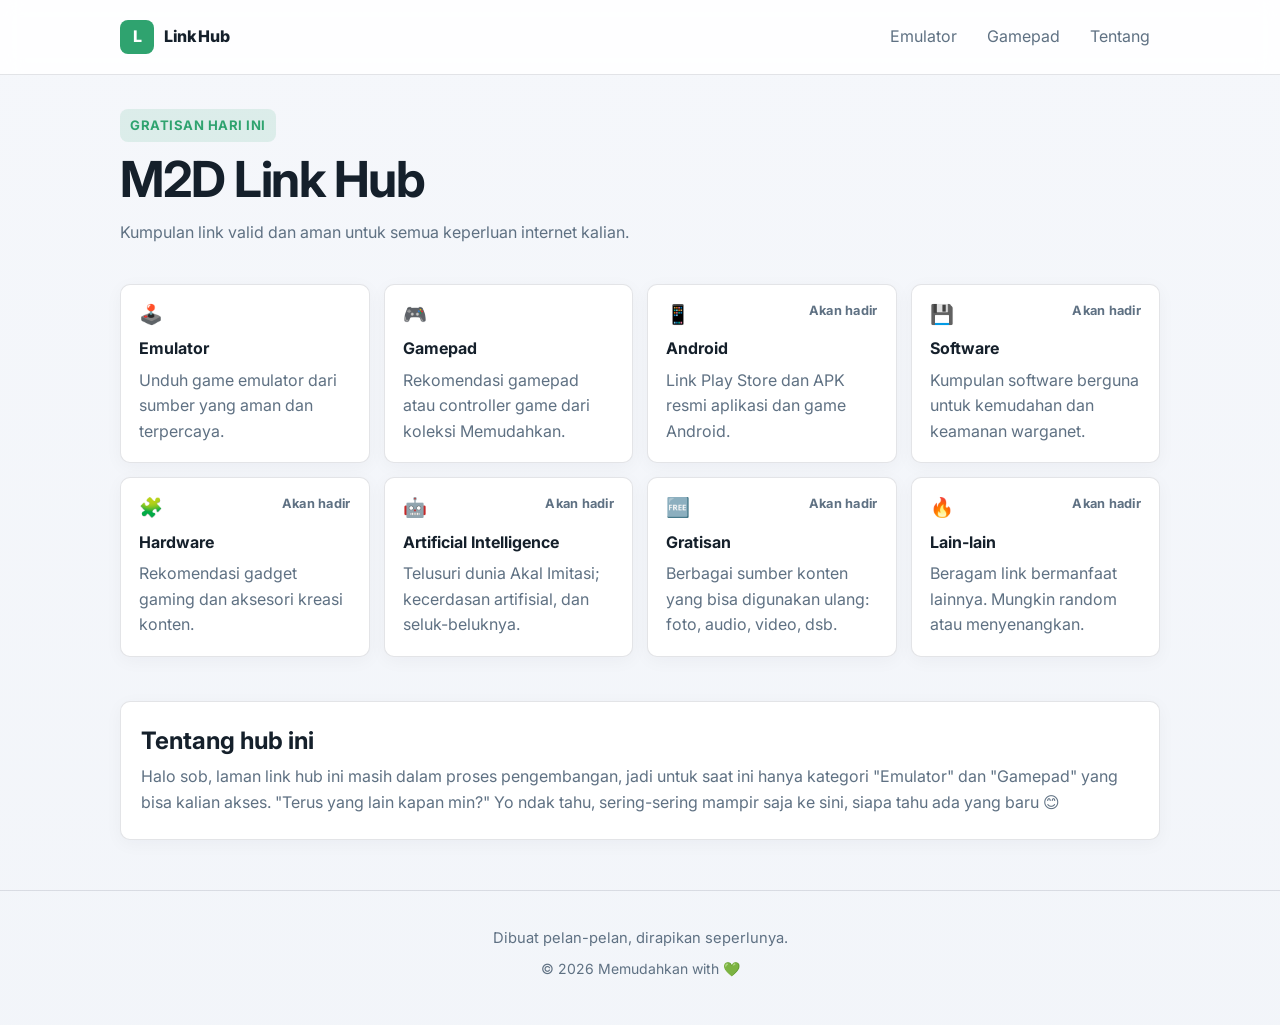
<file: index.html>
<!DOCTYPE html>
<html lang="id">
<head>
  <meta charset="UTF-8" />
  <meta name="viewport" content="width=device-width, initial-scale=1.0" />
  <title>M2D Link Hub</title>
  <meta name="description" content="Kumpulan link valid, bersih, dan aman untuk semua keperluan internet kalian." />
  <link rel="canonical" href="https://hub.memudahkan.com/">
  <meta name="robots" content="index, follow">
  <meta property="og:type" content="website">
  <meta property="og:site_name" content="M2D Link Hub">
  <meta property="og:locale" content="id_ID">
  <meta property="og:title" content="M2D Link Hub">
  <meta property="og:description" content="Kumpulan link valid, bersih, dan aman untuk semua keperluan internet kalian. Jelajahi emulator, software, AI, Android, hardware, dan kategori lainnya.">
  <meta property="og:url" content="https://hub.memudahkan.com/">
  <meta property="og:image" content="https://hub.memudahkan.com/assets/images/og/m2d-link-hub-preview.png">
  <link rel="preconnect" href="https://fonts.googleapis.com">
  <link rel="preconnect" href="https://fonts.gstatic.com" crossorigin>
  <link href="https://fonts.googleapis.com/css2?family=Inter:wght@400;500;600;700;800&display=swap" rel="stylesheet">
  <link rel="icon" href="/assets/favicon/favicon.ico" sizes="any">
  <link rel="icon" type="image/png" sizes="32x32" href="/assets/favicon/favicon-32x32.png">
  <link rel="icon" type="image/png" sizes="16x16" href="/assets/favicon/favicon-16x16.png">
  <link rel="icon" type="image/png" sizes="48x48" href="/assets/favicon/favicon-48x48.png">
  <link rel="apple-touch-icon" href="/assets/favicon/apple-touch-icon.png">
  <meta name="theme-color" content="#0f1316">
  <link rel="stylesheet" href="/assets/css/shared.css" />
  <link rel="stylesheet" href="/assets/css/home.css" />
</head>
<body class="page page-home">
  <a class="skip-link" href="#main">Skip to content</a>

    <header class="site-header">
    <div class="container topbar">
      <a class="brand" href="/" aria-label="M2D Link Hub home">
        <span class="brand-mark" aria-hidden="true">L</span>
        <span>Link Hub</span>
      </a>

      <nav class="desktop-nav" aria-label="Primary navigation">
        <a href="/emulator/">Emulator</a>
        <a href="/gamepad/">Gamepad</a>
        <a href="https://bio.memudahkan.com/">Tentang</a>
      </nav>

      <div class="mobile-actions">
  <button class="icon-btn menu-toggle" type="button" aria-expanded="false" aria-controls="mobile-menu" aria-label="Buka menu navigasi">
    <svg viewBox="0 0 24 24" class="icon" aria-hidden="true" focusable="false">
      <path d="M4 7h16"></path>
      <path d="M4 12h16"></path>
      <path d="M4 17h16"></path>
    </svg>
  </button>
</div>
    </div>

    <div class="container mobile-menu-shell">
      <div class="mobile-menu" id="mobile-menu">
        <nav class="mobile-nav" aria-label="Mobile navigation">
          <a href="/emulator/">Emulator</a>
          <a href="/gamepad/">Gamepad</a>
          <a href="https://bio.memudahkan.com/">Tentang</a>
        </nav>
      </div>
    </div>
  </header>

  <main id="main">
    <section class="hero" id="top">
      <div class="container hero-inner">
        <p class="eyebrow">Gratisan Hari Ini</p>
        <h1>M2D Link Hub</h1>
        <p class="lead">Kumpulan link valid dan aman untuk semua keperluan internet kalian.</p>
      </div>
    </section>

<section class="section" id="categories">
  <div class="container">
    <div class="category-grid">
      <a class="category-card" href="/emulator/">
        <span class="category-emoji" aria-hidden="true">🕹️</span>
        <strong>Emulator</strong>
        <span>Unduh game emulator dari sumber yang aman dan terpercaya.</span>
      </a>

      <a class="category-card" href="/gamepad/">
        <span class="category-emoji" aria-hidden="true">🎮</span>
        <strong>Gamepad</strong>
        <span>Rekomendasi gamepad atau controller game dari koleksi Memudahkan.</span>
      </a>

      <article class="category-card is-soon">
        <span class="category-emoji" aria-hidden="true">📱</span>
        <span class="category-meta">Akan hadir</span>
        <strong>Android</strong>
        <span>Link Play Store dan APK resmi aplikasi dan game Android.</span>
      </article>

      <article class="category-card is-soon">
        <span class="category-emoji" aria-hidden="true">💾</span>
        <span class="category-meta">Akan hadir</span>
        <strong>Software</strong>
        <span>Kumpulan software berguna untuk kemudahan dan keamanan warganet.</span>
      </article>

      <article class="category-card is-soon">
        <span class="category-emoji" aria-hidden="true">🧩</span>
        <span class="category-meta">Akan hadir</span>
        <strong>Hardware</strong>
        <span>Rekomendasi gadget gaming dan aksesori kreasi konten.</span>
      </article>

      <article class="category-card is-soon">
        <span class="category-emoji" aria-hidden="true">🤖</span>
        <span class="category-meta">Akan hadir</span>
        <strong>Artificial Intelligence</strong>
        <span>Telusuri dunia Akal Imitasi; kecerdasan artifisial, dan seluk-beluknya.</span>
      </article>

      <article class="category-card is-soon">
        <span class="category-emoji" aria-hidden="true">🆓</span>
        <span class="category-meta">Akan hadir</span>
        <strong>Gratisan</strong>
        <span>Berbagai sumber konten yang bisa digunakan ulang: foto, audio, video, dsb.</span>
      </article>

      <article class="category-card is-soon">
        <span class="category-emoji" aria-hidden="true">🔥</span>
        <span class="category-meta">Akan hadir</span>
        <strong>Lain-lain</strong>
        <span>Beragam link bermanfaat lainnya. Mungkin random atau menyenangkan.</span>
      </article>
    </div>
  </div>
</section>
    

    <section class="section muted-section" id="about">
      <div class="container">
        <div class="about-box">
          <h2>Tentang hub ini</h2>
          <p>Halo sob, laman link hub ini masih dalam proses pengembangan, jadi untuk saat ini hanya kategori "Emulator" dan "Gamepad" yang bisa kalian akses. "Terus yang lain kapan min?" Yo ndak tahu, sering-sering mampir saja ke sini, siapa tahu ada yang baru 😊</p>
        </div>
      </div>
    </section>

<footer class="site-footer">
  <div class="container footer-inner">
    <p>Dibuat pelan-pelan, dirapikan seperlunya.</p>
    <p>© 2026 <a href="https://www.memudahkan.com/">Memudahkan</a> with 💚</p>
  </div>
</footer>
    
  </main>

 

<script>
  const toggle = document.querySelector('.menu-toggle');
  const menu = document.getElementById('mobile-menu');
  const backTop = document.querySelector('.back-top-floating');
  const siteHeader = document.querySelector('.site-header');

  let lastScrollY = window.scrollY;
  let ticking = false;
  const threshold = 10;
  const revealOffset = 80;

  if (toggle && menu) {
    toggle.addEventListener('click', () => {
      const expanded = toggle.getAttribute('aria-expanded') === 'true';
      toggle.setAttribute('aria-expanded', String(!expanded));
      menu.classList.toggle('is-open', !expanded);

      if (siteHeader) {
        siteHeader.classList.remove('is-hidden');
      }
    });

    menu.querySelectorAll('a').forEach(link => {
      link.addEventListener('click', () => {
        toggle.setAttribute('aria-expanded', 'false');
        menu.classList.remove('is-open');

        if (siteHeader) {
          siteHeader.classList.remove('is-hidden');
        }
      });
    });
  }

  const updateBackTop = () => {
    if (!backTop) return;
    if (window.scrollY > 280) {
      backTop.classList.add('is-visible');
    } else {
      backTop.classList.remove('is-visible');
    }
  };

  const updateHeader = () => {
    if (!siteHeader) return;

    const currentScrollY = window.scrollY;
    const menuOpen = toggle && toggle.getAttribute('aria-expanded') === 'true';

    if (menuOpen) {
      siteHeader.classList.remove('is-hidden');
      lastScrollY = currentScrollY;
      return;
    }

    if (currentScrollY <= 0 || currentScrollY < revealOffset) {
      siteHeader.classList.remove('is-hidden');
    } else if (currentScrollY > lastScrollY + threshold) {
      siteHeader.classList.add('is-hidden');
    } else if (currentScrollY < lastScrollY - threshold) {
      siteHeader.classList.remove('is-hidden');
    }

    lastScrollY = currentScrollY;
  };

  const onScroll = () => {
    updateBackTop();

    if (!ticking) {
      window.requestAnimationFrame(() => {
        updateHeader();
        ticking = false;
      });
      ticking = true;
    }
  };

  updateBackTop();
  updateHeader();
  window.addEventListener('scroll', onScroll, { passive: true });
</script>

</body>
</html>
</file>
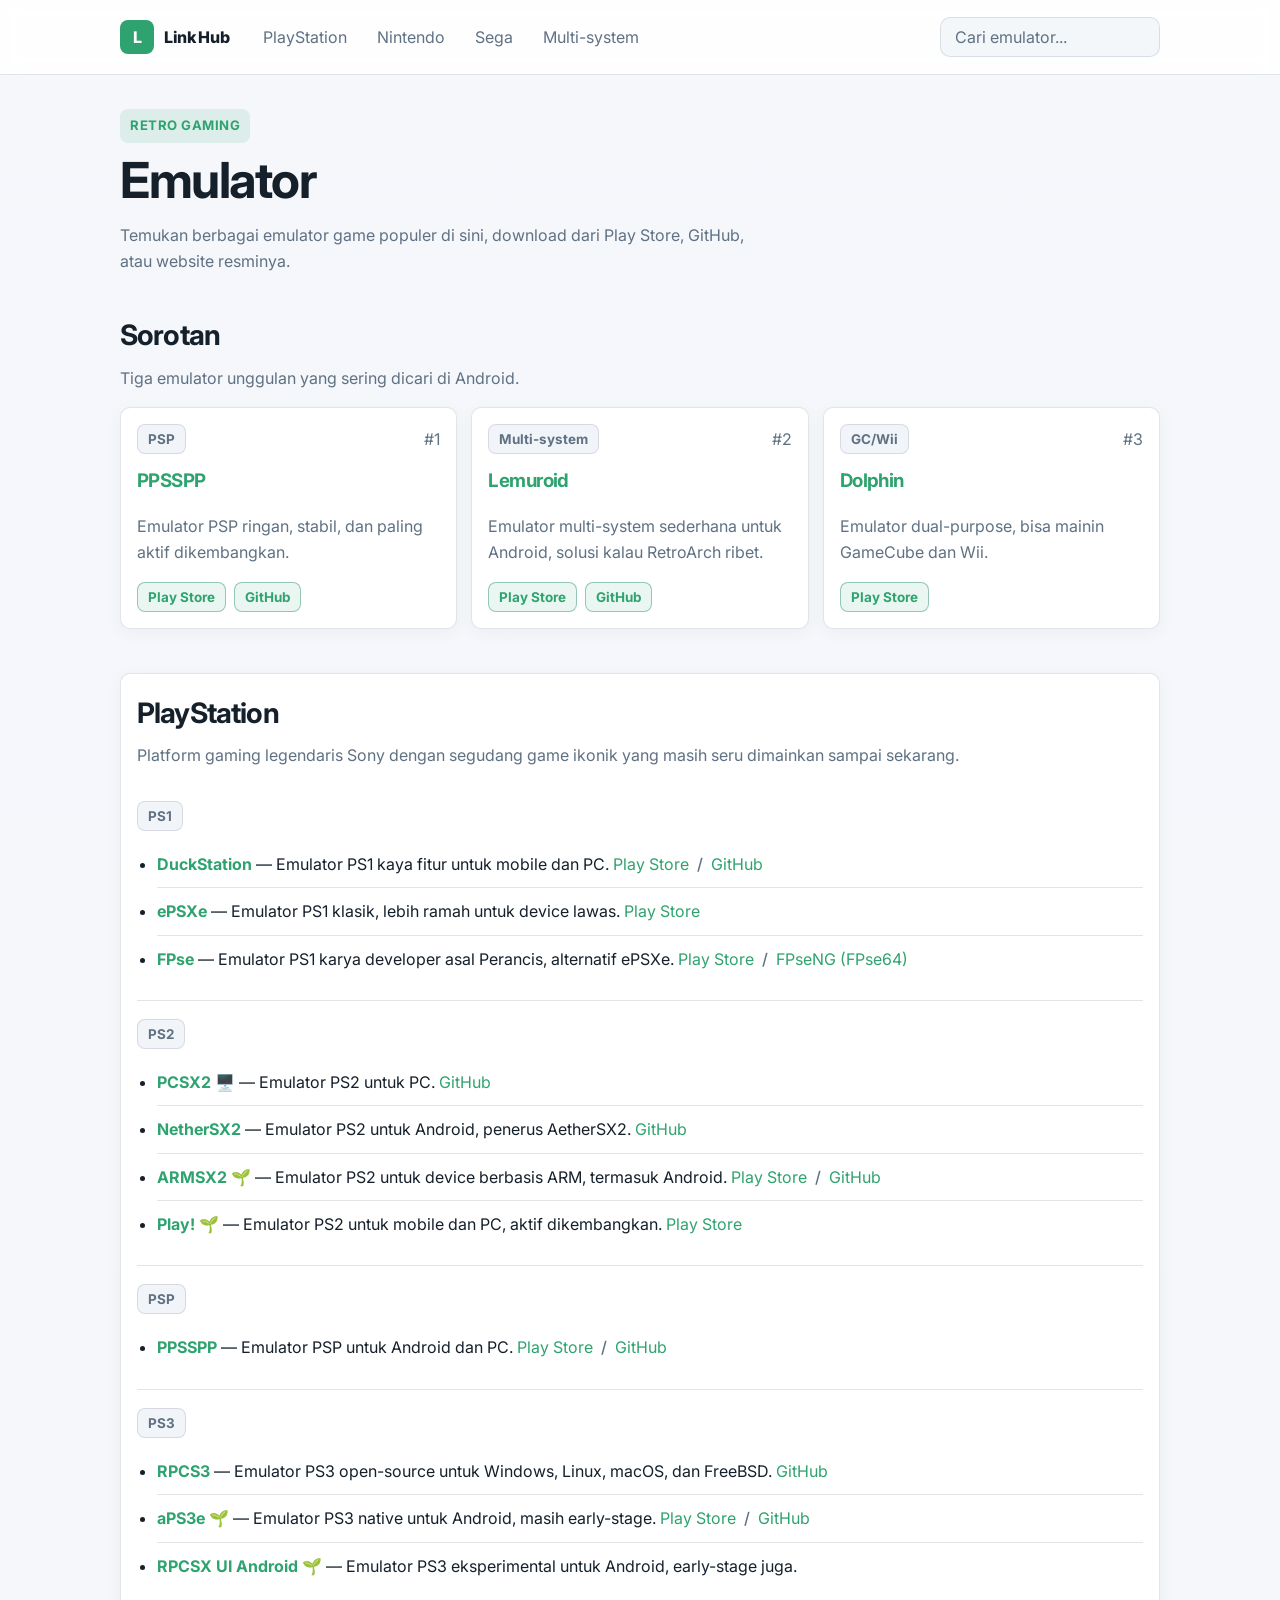
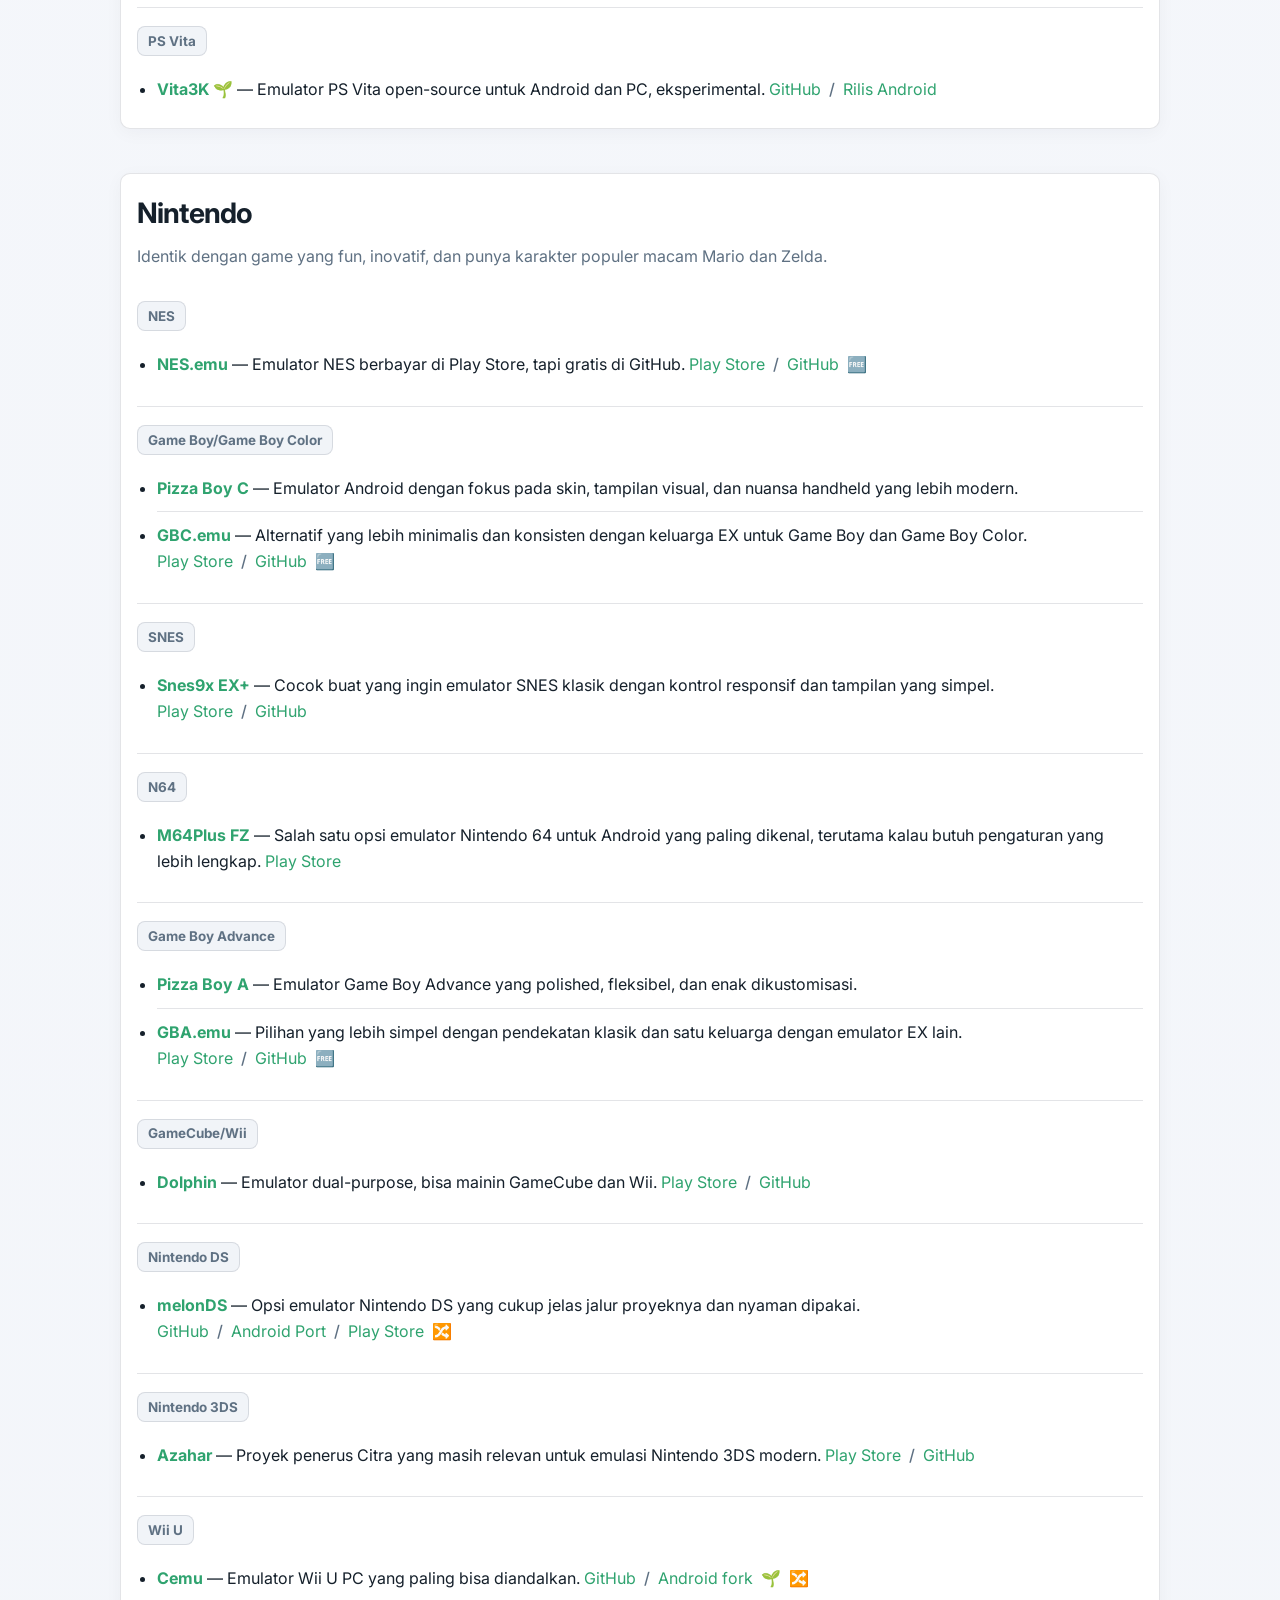
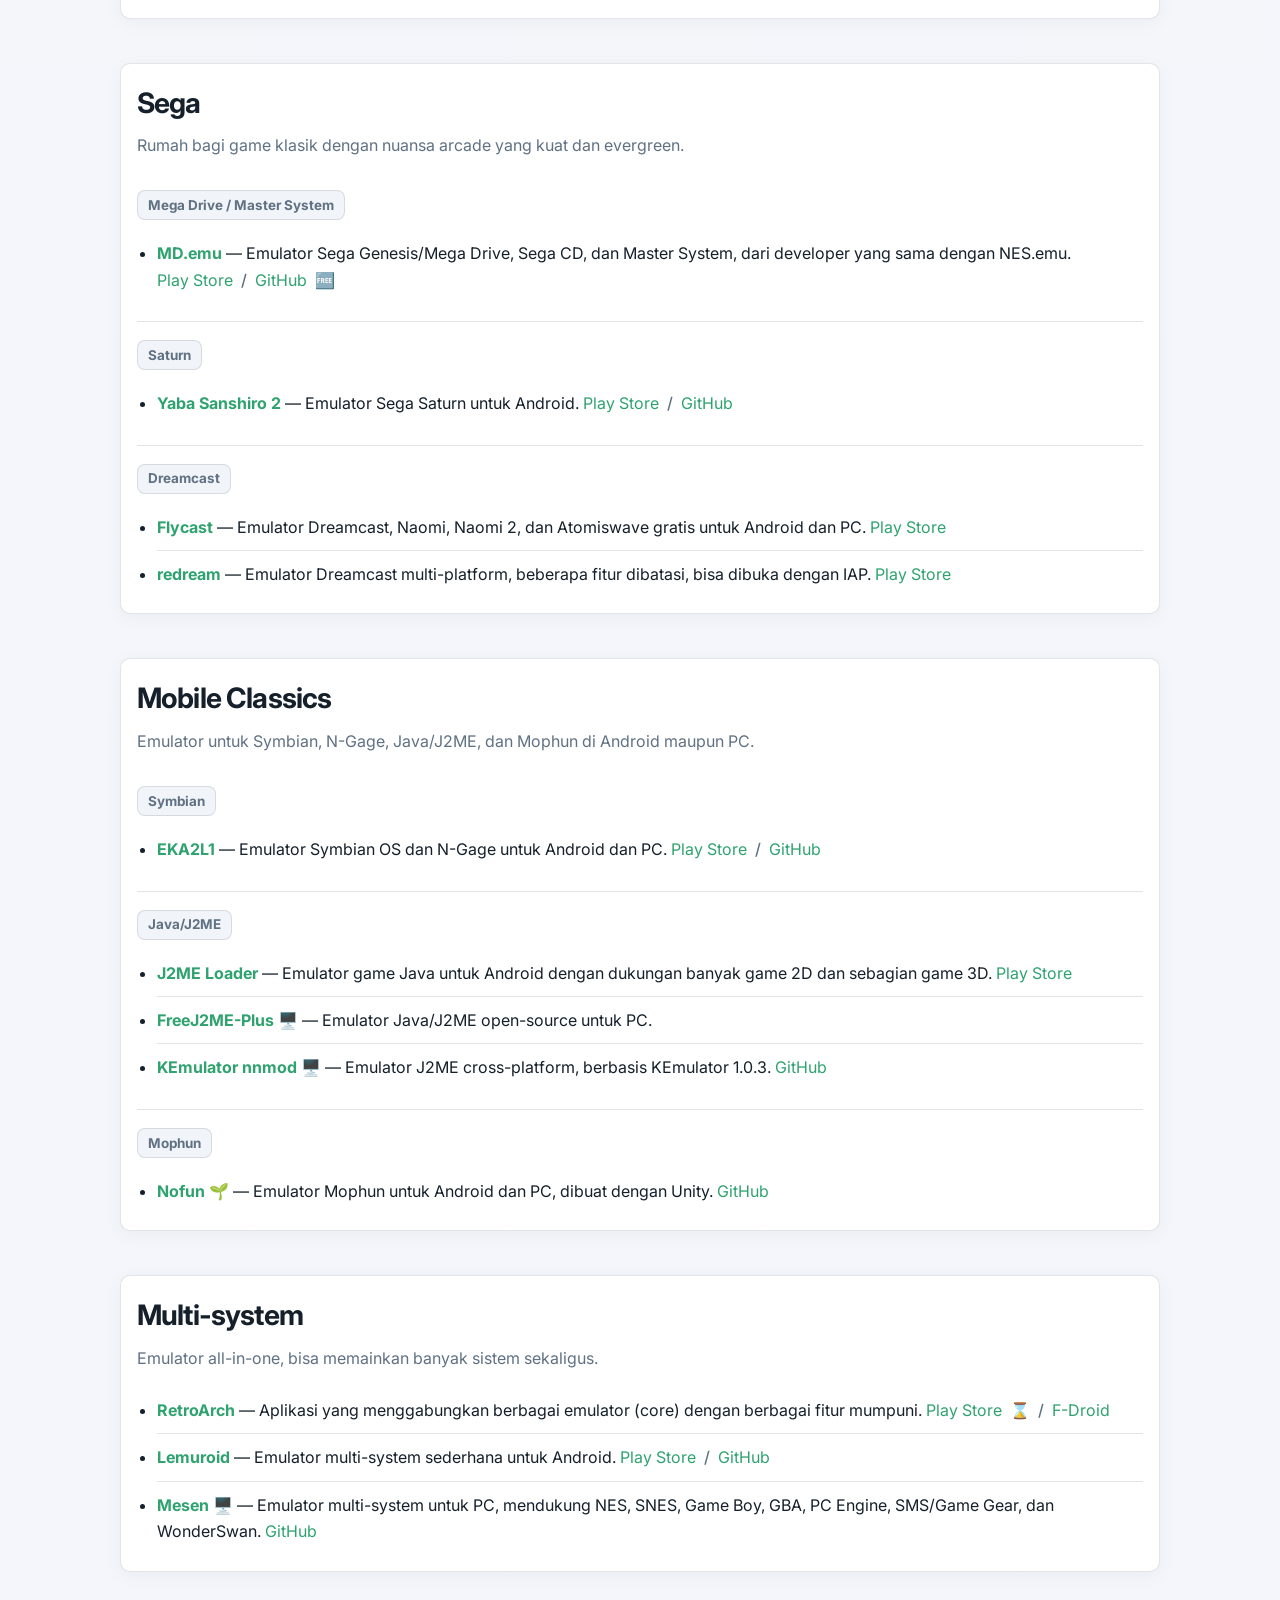
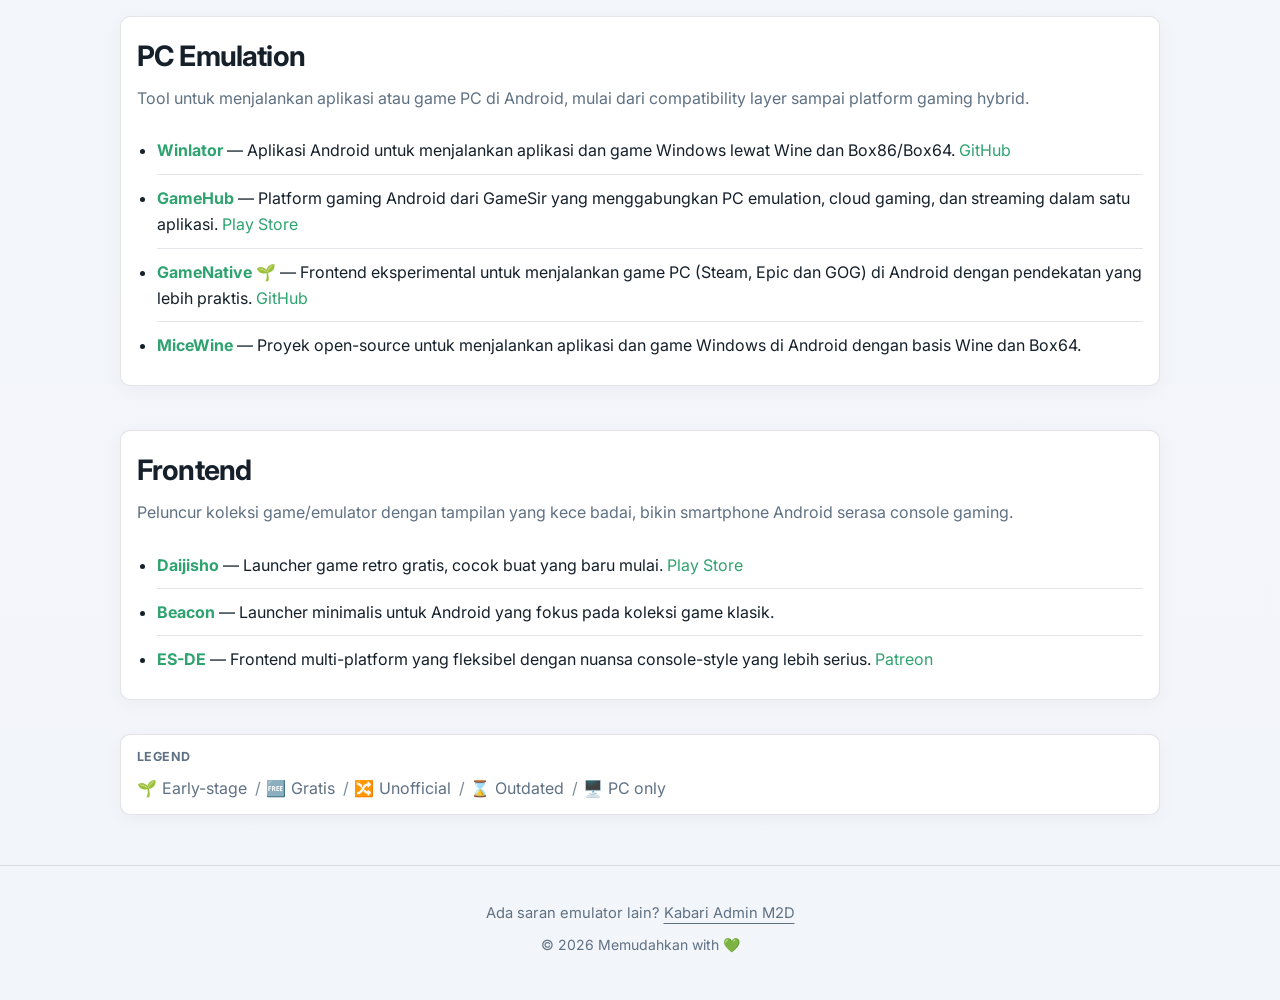
<file: emulator/index.html>
<!DOCTYPE html>
<html lang="id">
<head>
  <meta charset="UTF-8" />
  <meta name="viewport" content="width=device-width, initial-scale=1.0" />
  <title>Emulator • M2D Link Hub</title>
  <meta name="description" content="Kumpulan emulator dari sumber resmi, aman, dan rapi." />
  <link rel="canonical" href="https://hub.memudahkan.com/emulator/">
  <meta name="robots" content="index, follow">
  <meta property="og:type" content="website">
  <meta property="og:site_name" content="Emulator • M2D Link Hub">
  <meta property="og:locale" content="id_ID">
  <meta property="og:title" content="Emulator • M2D Link Hub">
  <meta property="og:description" content="Kumpulan link emulator pilihan untuk Android, PC, dan platform lain. Temukan situs resmi, GitHub, Play Store, dan panduan yang relevan.">
  <meta property="og:url" content="https://hub.memudahkan.com/emulator/">
  <meta property="og:image" content="https://hub.memudahkan.com/assets/images/og/m2d-link-hub-emulator-preview.png">
  <link rel="preconnect" href="https://fonts.googleapis.com">
  <link rel="preconnect" href="https://fonts.gstatic.com" crossorigin>
  <link href="https://fonts.googleapis.com/css2?family=Inter:wght@400;500;600;700;800&display=swap" rel="stylesheet">
  <link rel="icon" href="/assets/favicon/favicon.ico" sizes="any">
  <link rel="icon" type="image/png" sizes="32x32" href="/assets/favicon/favicon-32x32.png">
  <link rel="icon" type="image/png" sizes="16x16" href="/assets/favicon/favicon-16x16.png">
  <link rel="icon" type="image/png" sizes="48x48" href="/assets/favicon/favicon-48x48.png">
  <link rel="apple-touch-icon" href="/assets/favicon/apple-touch-icon.png">
  <meta name="theme-color" content="#0f1316">
  <link rel="stylesheet" href="/assets/css/shared.css" />
  <link rel="stylesheet" href="/assets/css/emulator.css" />
</head>
<body class="page page-emulator">
  <a class="skip-link" href="#main">Skip to content</a>

  <header class="site-header">
    <div class="container topbar">
      <a class="brand" href="/" aria-label="M2D Link Hub home">
        <span class="brand-mark" aria-hidden="true">L</span>
        <span>Link Hub</span>
      </a>

      <nav class="desktop-nav" aria-label="Primary navigation">
        <a href="#playstation">PlayStation</a>
        <a href="#nintendo">Nintendo</a>
        <a href="#sega">Sega</a>
        <a href="#multisystem">Multi-system</a>
      </nav>

      <form class="desktop-search" role="search">
        <label class="sr-only" for="desktop-search-input" id="desktop-search-form">Cari emulator</label>
        <input id="desktop-search-input" type="search" placeholder="Cari emulator..." />
      </form>

      <div class="mobile-actions">
        <button
          class="icon-btn search-toggle"
          type="button"
          aria-expanded="false"
          aria-controls="mobile-search-form"
          aria-label="Buka pencarian">
          <svg viewBox="0 0 24 24" class="icon" aria-hidden="true" focusable="false">
            <circle cx="11" cy="11" r="6.5"></circle>
            <path d="M16 16l4 4"></path>
          </svg>
        </button>

        <button
          class="icon-btn menu-toggle"
          type="button"
          aria-expanded="false"
          aria-controls="mobile-menu"
          aria-label="Open navigation menu">
          <svg viewBox="0 0 24 24" class="icon" aria-hidden="true" focusable="false">
            <path d="M4 7h16"></path>
            <path d="M4 12h16"></path>
            <path d="M4 17h16"></path>
          </svg>
        </button>
      </div>

      <form class="mobile-searchbar" role="search" id="mobile-search-form">
        <label class="sr-only" for="mobile-search-input">Cari emulator</label>
        <input id="mobile-search-input" type="search" placeholder="Cari emulator..." />
        <button
          type="button"
          class="icon-btn search-close"
          aria-label="Tutup pencarian">
          <svg viewBox="0 0 24 24" class="icon" aria-hidden="true" focusable="false">
            <path d="M6 6l12 12"></path>
            <path d="M18 6l-12 12"></path>
          </svg>
        </button>
      </form>
    </div>

    <div class="container mobile-menu-shell">
      <div class="mobile-menu" id="mobile-menu">
        <nav class="mobile-nav" aria-label="Mobile navigation">
          <a href="#playstation">PlayStation</a>
          <a href="#nintendo">Nintendo</a>
          <a href="#sega">Sega</a>
          <a href="#multisystem">Multi-system</a>
        </nav>
      </div>
    </div>
  </header>

  <div class="container search-status-wrap" id="search-status-wrap" hidden>
    <p class="search-status" id="search-status" aria-live="polite"></p>
  </div>

  <main id="main">
    <section class="hero" id="top">
      <div class="container hero-inner">
        <p class="eyebrow">Retro Gaming</p>
        <h1>Emulator</h1>
        <p class="lead">Temukan berbagai emulator game populer di sini, download dari Play Store, GitHub, atau website resminya.</p>
      </div>
    </section>

    <div class="container no-results" id="no-results" hidden>
      <p>Tidak ada hasil yang cocok.</p>
    </div>

    <section class="section" id="featured-section">
      <div class="container">
        <div class="section-head">
          <h2>Sorotan</h2>
          <p>Tiga emulator unggulan yang sering dicari di Android.</p>
        </div>

        <div class="featured-grid">
          <article class="featured-card">
            <div class="card-head">
              <span class="badge">PSP</span>
              <span class="meta">#1</span>
            </div>
            <a class="primary-link" href="https://www.ppsspp.org/" target="_blank" rel="noopener noreferrer"><h3>PPSSPP</h3></a>
            <p>Emulator PSP ringan, stabil, dan paling aktif dikembangkan.</p>
            <div class="sub-links">
              <a class="mini-link" href="https://play.google.com/store/apps/details?id=org.ppsspp.ppsspp" target="_blank" rel="noopener noreferrer">Play Store</a>
              <a class="mini-link" href="https://github.com/hrydgard/ppsspp/releases/latest" target="_blank" rel="noopener noreferrer">GitHub</a>
            </div>
          </article>

          <article class="featured-card">
            <div class="card-head">
              <span class="badge">Multi-system</span>
              <span class="meta">#2</span>
            </div>
            <a class="primary-link" href="https://swordfish90.github.io" target="_blank" rel="noopener noreferrer"><h3>Lemuroid</h3></a>
            <p>Emulator multi-system sederhana untuk Android, solusi kalau RetroArch ribet.</p>
            <div class="sub-links">
              <a class="mini-link" href="https://play.google.com/store/apps/details?id=com.swordfish.lemuroid" target="_blank" rel="noopener noreferrer">Play Store</a>
              <a class="mini-link" href="https://github.com/Swordfish90/Lemuroid/releases/latest" target="_blank" rel="noopener noreferrer">GitHub</a>
            </div>
          </article>

          <article class="featured-card">
            <div class="card-head">
              <span class="badge">GC/Wii</span>
              <span class="meta">#3</span>
            </div>
            <a class="primary-link" href="https://dolphin-emu.org" target="_blank" rel="noopener noreferrer"><h3>Dolphin</h3></a>
            <p>Emulator dual-purpose, bisa mainin GameCube dan Wii.</p>
            <div class="sub-links">
              <a class="mini-link" href="https://play.google.com/store/apps/details?id=org.dolphinemu.dolphinemu" target="_blank" rel="noopener noreferrer">Play Store</a>
            </div>
          </article>
        </div>
      </div>
    </section>

    <section class="section" id="playstation">
      <div class="container list-section">
        <div class="section-head">
          <h2>PlayStation</h2>
          <p>Platform gaming legendaris Sony dengan segudang game ikonik yang masih seru dimainkan sampai sekarang.</p>
        </div>

        <div class="resource-group">
          <h3 class="resource-subtitle">PS1</h3>
          <ul class="resource-list">
            <li>
              <a class="primary-link" href="https://www.duckstation.org/" target="_blank" rel="noopener noreferrer">DuckStation</a> — Emulator PS1 kaya fitur untuk mobile dan PC.
              <span class="inline-links">
                <a href="https://play.google.com/store/apps/details?id=com.github.stenzek.duckstation" target="_blank" rel="noopener noreferrer">Play Store</a>
                <span class="sep" aria-hidden="true">/</span>
                <a href="https://github.com/stenzek/duckstation/releases/latest" target="_blank" rel="noopener noreferrer">GitHub</a>
              </span>
            </li>
            <li>
              <a class="primary-link" href="https://epsxe.com/" target="_blank" rel="noopener noreferrer">ePSXe</a> — Emulator PS1 klasik, lebih ramah untuk device lawas.
              <span class="inline-links">
                <a href="https://play.google.com/store/apps/details?id=com.epsxe.ePSXe" target="_blank" rel="noopener noreferrer">Play Store</a>
              </span>
            </li>
            <li>
              <a class="primary-link" href="https://www.fpsece.net/" target="_blank" rel="noopener noreferrer">FPse</a> — Emulator PS1 karya developer asal Perancis, alternatif ePSXe.
              <span class="inline-links">
                <a href="https://play.google.com/store/apps/details?id=com.emulator.fpse" target="_blank" rel="noopener noreferrer">Play Store</a>
                <span class="sep" aria-hidden="true">/</span>
                <a href="https://play.google.com/store/apps/details?id=com.emulator.fpse64" target="_blank" rel="noopener noreferrer">FPseNG (FPse64)</a>
              </span>
            </li>
          </ul>
        </div>

        <div class="resource-group">
          <h3 class="resource-subtitle">PS2</h3>
          <ul class="resource-list">
            <li>
              <a class="primary-link" href="https://pcsx2.net/" target="_blank" rel="noopener noreferrer">PCSX2</a> <span class="link-flag" aria-label="PC" title="PC only">🖥️</span> — Emulator PS2 untuk PC.
              <span class="inline-links">
                <a href="https://github.com/PCSX2/pcsx2/releases/latest" target="_blank" rel="noopener noreferrer">GitHub</a>
              </span>
            </li>
            <li>
              <a class="primary-link" href="https://github.com/Trixarian/NetherSX2-classic" target="_blank" rel="noopener noreferrer">NetherSX2</a> — Emulator PS2 untuk Android, penerus AetherSX2.
              <span class="inline-links">
                <a href="https://github.com/Trixarian/NetherSX2-classic/releases/latest" target="_blank" rel="noopener noreferrer">GitHub</a>
              </span>
            </li>
            <li>
              <a class="primary-link" href="https://armsx2.net/" target="_blank" rel="noopener noreferrer">ARMSX2</a> <span class="link-flag" aria-label="Early-stage" title="Early-stage">🌱</span> — Emulator PS2 untuk device berbasis ARM, termasuk Android.
              <span class="inline-links">
                <a href="https://play.google.com/store/apps/details?id=come.nanodata.armsx2" target="_blank" rel="noopener noreferrer">Play Store</a>
                <span class="sep" aria-hidden="true">/</span>
                <a href="https://github.com/ARMSX2/ARMSX2/releases/latest" target="_blank" rel="noopener noreferrer">GitHub</a>
              </span>
            </li>
            <li>
              <a class="primary-link" href="https://purei.org/" target="_blank" rel="noopener noreferrer">Play!</a> <span class="link-flag" aria-label="Early-stage" title="Early-stage">🌱</span> — Emulator PS2 untuk mobile dan PC, aktif dikembangkan.
              <span class="inline-links">
                <a href="https://play.google.com/store/apps/details?id=com.virtualapplications.play" target="_blank" rel="noopener noreferrer">Play Store</a>
              </span>
            </li>
          </ul>
        </div>

        <div class="resource-group">
          <h3 class="resource-subtitle">PSP</h3>
          <ul class="resource-list">
            <li>
              <a class="primary-link" href="https://www.ppsspp.org" target="_blank" rel="noopener noreferrer">PPSSPP</a>
              — Emulator PSP untuk Android dan PC.
              <span class="inline-links">
                <a href="https://play.google.com/store/apps/details?id=org.ppsspp.ppsspp" target="_blank" rel="noopener noreferrer">Play Store</a>
                <span class="sep" aria-hidden="true">/</span>
                <a href="https://github.com/hrydgard/ppsspp/releases/latest" target="_blank" rel="noopener noreferrer">GitHub</a>
              </span>
            </li>
          </ul>
        </div>

        <div class="resource-group">
          <h3 class="resource-subtitle">PS3</h3>
          <ul class="resource-list">
            <li>
              <a class="primary-link" href="https://rpcs3.net/" target="_blank" rel="noopener noreferrer">RPCS3</a>
              — Emulator PS3 open-source untuk Windows, Linux, macOS, dan FreeBSD.
              <span class="inline-links">
                <a href="https://github.com/RPCS3/rpcs3" target="_blank" rel="noopener noreferrer">GitHub</a>
              </span>
            </li>
            <li>
                <a class="primary-link" href="https://aenu.cc/aps3e/" target="_blank" rel="noopener noreferrer">aPS3e</a> <span class="link-flag" aria-label="Early-stage" title="Early-stage">🌱</span>
              — Emulator PS3 native untuk Android, masih early-stage.
              <span class="inline-links">
                <a href="https://play.google.com/store/apps/details?id=aenu.aps3e" target="_blank" rel="noopener noreferrer">Play Store</a>
                <span class="sep" aria-hidden="true">/</span>
                <a href="https://github.com/aenu1/aps3e/releases/latest" target="_blank" rel="noopener noreferrer">GitHub</a>
              </span>
            </li>
            <li>
                <a class="primary-link" href="https://github.com/RPCSX/rpcsx-ui-android/releases/latest" target="_blank" rel="noopener noreferrer">RPCSX UI Android</a>
               <span class="link-flag" aria-label="Early-stage" title="Early-stage">🌱</span>
              — Emulator PS3 eksperimental untuk Android, early-stage juga.
            </li>
          </ul>
        </div>

        <div class="resource-group">
          <h3 class="resource-subtitle">PS Vita</h3>
          <ul class="resource-list">
            <li>
                <a class="primary-link" href="https://vita3k.org" target="_blank" rel="noopener noreferrer">Vita3K</a>
               <span class="link-flag" aria-label="Early-stage" title="Early-stage">🌱</span>
              — Emulator PS Vita open-source untuk Android dan PC, eksperimental.
              <span class="inline-links">
                <a href="https://github.com/Vita3K/Vita3K" target="_blank" rel="noopener noreferrer">GitHub</a>
                <span class="sep" aria-hidden="true">/</span>
                <a href="https://github.com/Vita3K/Vita3K-Android/releases/latest" target="_blank" rel="noopener noreferrer">Rilis Android</a>
              </span>
            </li>
          </ul>
        </div>
      </div>
    </section>

    <section class="section" id="nintendo">
      <div class="container list-section">
        <div class="section-head">
          <h2>Nintendo</h2>
          <p>Identik dengan game yang fun, inovatif, dan punya karakter populer macam Mario dan Zelda.</p>
        </div>

        <div class="resource-group">
          <h3 class="resource-subtitle">NES</h3>
          <ul class="resource-list">
            <li>
              <a class="primary-link" href="https://www.explusalpha.com/contents/nes-emu" target="_blank" rel="noopener noreferrer">NES.emu</a> — Emulator NES berbayar di Play Store, tapi gratis di GitHub.
              <span class="inline-links">
                <a href="https://play.google.com/store/apps/details?id=com.explusalpha.NesEmu" target="_blank" rel="noopener noreferrer">Play Store</a>
                <span class="sep" aria-hidden="true">/</span>
                  <a href="https://github.com/Rakashazi/emu-ex-plus-alpha/releases/download/Pre-release/NesEmu.zip" rel="noopener noreferrer">GitHub</a>
                 <span class="link-flag" aria-label="Gratis" title="Gratis">🆓</span>
              </span>
            </li>
          </ul>
        </div>

        <div class="resource-group">
          <h3 class="resource-subtitle">Game Boy/Game Boy Color</h3>
          <ul class="resource-list">
            <li>
              <a class="primary-link" href="https://play.google.com/store/apps/details?id=it.dbtecno.pizzaboy" target="_blank" rel="noopener noreferrer">Pizza Boy C</a> — Emulator Android dengan fokus pada skin, tampilan visual, dan nuansa handheld yang lebih modern.
            </li>
            <li>
              <a class="primary-link" href="https://www.explusalpha.com/contents/gbc-emu" target="_blank" rel="noopener noreferrer">GBC.emu</a> — Alternatif yang lebih minimalis dan konsisten dengan keluarga EX untuk Game Boy dan Game Boy Color.
              <span class="inline-links">
                <a href="https://play.google.com/store/apps/details?id=com.explusalpha.GbcEmu" target="_blank" rel="noopener noreferrer">Play Store</a>
                <span class="sep" aria-hidden="true">/</span>
                  <a href="https://github.com/Rakashazi/emu-ex-plus-alpha/releases/download/Pre-release/GbcEmu.zip" rel="noopener noreferrer">GitHub</a>
                 <span class="link-flag" aria-label="Gratis" title="Gratis">🆓</span>
              </span>
            </li>
          </ul>
        </div>

        <div class="resource-group">
          <h3 class="resource-subtitle">SNES</h3>
          <ul class="resource-list">
            <li>
              <a class="primary-link" href="https://www.explusalpha.com/contents/snes9x-ex-plus-alpha" target="_blank" rel="noopener noreferrer">Snes9x EX+</a> — Cocok buat yang ingin emulator SNES klasik dengan kontrol responsif dan tampilan yang simpel.
              <span class="inline-links">
                <a href="https://play.google.com/store/apps/details?id=com.explusalpha.Snes9xPlus" target="_blank" rel="noopener noreferrer">Play Store</a>
                <span class="sep" aria-hidden="true">/</span>
                <a href="https://github.com/Rakashazi/emu-ex-plus-alpha" target="_blank" rel="noopener noreferrer">GitHub</a>
              </span>
            </li>
          </ul>
        </div>

        <div class="resource-group">
          <h3 class="resource-subtitle">N64</h3>
          <ul class="resource-list">
            <li>
              <a class="primary-link" href="https://www.zurita.me" target="_blank" rel="noopener noreferrer">M64Plus FZ</a> — Salah satu opsi emulator Nintendo 64 untuk Android yang paling dikenal, terutama kalau butuh pengaturan yang lebih lengkap.
              <span class="inline-links">
                <a href="https://play.google.com/store/apps/details?id=org.mupen64plusae.v3.fzurita" target="_blank" rel="noopener noreferrer">Play Store</a>
              </span>
            </li>
          </ul>
        </div>

        <div class="resource-group">
          <h3 class="resource-subtitle">Game Boy Advance</h3>
          <ul class="resource-list">
            <li>
              <a class="primary-link" href="https://play.google.com/store/apps/details?id=it.dbtecno.pizzaboygba" target="_blank" rel="noopener noreferrer">Pizza Boy A</a> — Emulator Game Boy Advance yang polished, fleksibel, dan enak dikustomisasi.
            </li>
            <li>
              <a class="primary-link" href="https://www.explusalpha.com/contents/gba-emu" target="_blank" rel="noopener noreferrer">GBA.emu</a> — Pilihan yang lebih simpel dengan pendekatan klasik dan satu keluarga dengan emulator EX lain.
              <span class="inline-links">
                <a href="https://play.google.com/store/apps/details?id=com.explusalpha.GbaEmu" target="_blank" rel="noopener noreferrer">Play Store</a>
                <span class="sep" aria-hidden="true">/</span>
                  <a href="https://github.com/Rakashazi/emu-ex-plus-alpha/releases/download/Pre-release/GbaEmu.zip" rel="noopener noreferrer">GitHub</a>
                 <span class="link-flag" aria-label="Gratis" title="Gratis">🆓</span>
              </span>
            </li>
          </ul>
        </div>

        <div class="resource-group">
          <h3 class="resource-subtitle">GameCube/Wii</h3>
          <ul class="resource-list">
            <li>
              <a class="primary-link" href="https://dolphin-emu.org/" target="_blank" rel="noopener noreferrer">Dolphin</a> — Emulator dual-purpose, bisa mainin GameCube dan Wii.
              <span class="inline-links">
                <a href="https://play.google.com/store/apps/details?id=org.dolphinemu.dolphinemu" target="_blank" rel="noopener noreferrer">Play Store</a>
                <span class="sep" aria-hidden="true">/</span>
                <a href="https://github.com/dolphin-emu/dolphin" target="_blank" rel="noopener noreferrer">GitHub</a>
              </span>
            </li>
          </ul>
        </div>

        <div class="resource-group">
          <h3 class="resource-subtitle">Nintendo DS</h3>
          <ul class="resource-list">
            <li>
              <a class="primary-link" href="https://melonds.kuribo64.net" target="_blank" rel="noopener noreferrer">melonDS</a> — Opsi emulator Nintendo DS yang cukup jelas jalur proyeknya dan nyaman dipakai.
              <span class="inline-links">
                <a href="https://github.com/melonDS-emu/melonDS" target="_blank" rel="noopener noreferrer">GitHub</a>
                <span class="sep" aria-hidden="true">/</span>
                <a href="https://github.com/rafaelvcaetano/melonDS-android/releases/latest" target="_blank" rel="noopener noreferrer">Android Port</a>
                <span class="sep" aria-hidden="true">/</span>
                  <a href="https://play.google.com/store/apps/details?id=me.magnum.melonds" target="_blank" rel="noopener noreferrer">Play Store</a>
                 <span class="link-flag" aria-label="Unofficial" title="Unofficial">🔀</span>
              </span>
            </li>
          </ul>
        </div>

        <div class="resource-group">
          <h3 class="resource-subtitle">Nintendo 3DS</h3>
          <ul class="resource-list">
            <li>
              <a class="primary-link" href="https://azahar-emu.org/" target="_blank" rel="noopener noreferrer">Azahar</a> — Proyek penerus Citra yang masih relevan untuk emulasi Nintendo 3DS modern.
              <span class="inline-links">
                <a href="https://play.google.com/store/apps/details?id=io.github.lime3ds.android" target="_blank" rel="noopener noreferrer">Play Store</a>
                <span class="sep" aria-hidden="true">/</span>
                <a href="https://github.com/azahar-emu/azahar/releases/latest" target="_blank" rel="noopener noreferrer">GitHub</a>
              </span>
            </li>
          </ul>
        </div>

        <div class="resource-group">
          <h3 class="resource-subtitle">Wii U</h3>
          <ul class="resource-list">
            <li>
              <a class="primary-link" href="https://cemu.info" target="_blank" rel="noopener noreferrer">Cemu</a> — Emulator Wii U PC yang paling bisa diandalkan.
              <span class="inline-links">
                <a href="https://github.com/cemu-project/Cemu/releases/latest" target="_blank" rel="noopener noreferrer">GitHub</a>
                <span class="sep" aria-hidden="true">/</span>
                  <a href="https://github.com/SSimco/Cemu/releases/latest" target="_blank" rel="noopener noreferrer">Android fork</a>
                 <span class="link-flag" aria-label="Early-stage" title="Early-stage">🌱</span><span class="link-flag" aria-label="Unofficial" title="Unofficial">🔀</span>
              </span>
            </li>
          </ul>
        </div>
      </div>
    </section>

    <section class="section" id="sega">
      <div class="container list-section">
        <div class="section-head">
          <h2>Sega</h2>
          <p>Rumah bagi game klasik dengan nuansa arcade yang kuat dan evergreen.</p>
        </div>

        <div class="resource-group">
          <h3 class="resource-subtitle">Mega Drive / Master System</h3>
          <ul class="resource-list">
            <li>
              <a class="primary-link" href="https://www.explusalpha.com/contents/md-emu" target="_blank" rel="noopener noreferrer">MD.emu</a>
              — Emulator Sega Genesis/Mega Drive, Sega CD, dan Master System, dari developer yang sama dengan NES.emu.
              <span class="inline-links">
                <a href="https://play.google.com/store/apps/details?id=com.explusalpha.MdEmu" target="_blank" rel="noopener noreferrer">Play Store</a>
                <span class="sep" aria-hidden="true">/</span>
                  <a href="https://github.com/Rakashazi/emu-ex-plus-alpha/releases/download/Pre-release/MdEmu.zip" rel="noopener noreferrer">GitHub</a> <span class="link-flag" aria-label="Gratis" title="Gratis">🆓</span>
              </span>
            </li>
          </ul>
        </div>

        <div class="resource-group">
          <h3 class="resource-subtitle">Saturn</h3>
          <ul class="resource-list">
            <li>
              <a class="primary-link" href="https://www.yabasanshiro.com/" target="_blank" rel="noopener noreferrer">Yaba Sanshiro 2</a>
              — Emulator Sega Saturn untuk Android.
              <span class="inline-links">
                <a href="https://play.google.com/store/apps/details?id=org.devmiyax.yabasanshioro2" target="_blank" rel="noopener noreferrer">Play Store</a>
                <span class="sep" aria-hidden="true">/</span>
                <a href="https://github.com/devmiyax/yabause" target="_blank" rel="noopener noreferrer">GitHub</a>
              </span>
            </li>
          </ul>
        </div>

        <div class="resource-group">
          <h3 class="resource-subtitle">Dreamcast</h3>
          <ul class="resource-list">
            <li>
              <a class="primary-link" href="https://github.com/flyinghead/flycast/releases/latest" target="_blank" rel="noopener noreferrer">Flycast</a>
              — Emulator Dreamcast, Naomi, Naomi 2, dan Atomiswave gratis untuk Android dan PC.
              <span class="inline-links">
                <a href="https://play.google.com/store/apps/details?id=com.flycast.emulator" target="_blank" rel="noopener noreferrer">Play Store</a>
              </span>
            </li>
            <li>
              <a class="primary-link" href="https://redream.io/" target="_blank" rel="noopener noreferrer">redream</a>
              — Emulator Dreamcast multi-platform, beberapa fitur dibatasi, bisa dibuka dengan IAP.
              <span class="inline-links">
                <a href="https://play.google.com/store/apps/details?id=io.recompiled.redream" target="_blank" rel="noopener noreferrer">Play Store</a>
              </span>
            </li>
          </ul>
        </div>
      </div>
    </section>

    <section class="section" id="mobile-classics">
      <div class="container list-section">
        <div class="section-head">
          <h2>Mobile Classics</h2>
          <p>Emulator untuk Symbian, N-Gage, Java/J2ME, dan Mophun di Android maupun PC.</p>
        </div>

        <div class="resource-group">
          <h3 class="resource-subtitle">Symbian</h3>
          <ul class="resource-list">
            <li>
              <a class="primary-link" href="https://eka2l1.github.io" target="_blank" rel="noopener noreferrer">EKA2L1</a>
              — Emulator Symbian OS dan N-Gage untuk Android dan PC.
              <span class="inline-links">
                <a href="https://play.google.com/store/apps/details?id=com.github.eka2l1" target="_blank" rel="noopener noreferrer">Play Store</a>
                <span class="sep" aria-hidden="true">/</span>
                <a href="https://github.com/EKA2L1/EKA2L1/releases/latest" target="_blank" rel="noopener noreferrer">GitHub</a>
              </span>
            </li>
          </ul>
        </div>

        <div class="resource-group">
          <h3 class="resource-subtitle">Java/J2ME</h3>
          <ul class="resource-list">
            <li>
              <a class="primary-link" href="https://github.com/nikita36078/J2ME-Loader" target="_blank" rel="noopener noreferrer">J2ME Loader</a>
              — Emulator game Java untuk Android dengan dukungan banyak game 2D dan sebagian game 3D.
              <span class="inline-links">
                <a href="https://play.google.com/store/apps/details?id=ru.playsoftware.j2meloader" target="_blank" rel="noopener noreferrer">Play Store</a>
              </span>
            </li>
            <li>
              <a class="primary-link" href="https://tasemulators.github.io/freej2me-plus/" target="_blank" rel="noopener noreferrer">FreeJ2ME-Plus</a> <span class="link-flag" aria-label="PC" title="PC only">🖥️</span>
              — Emulator Java/J2ME open-source untuk PC.
            </li>
            <li>
              <a class="primary-link" href="https://nnproject.cc/kem/" target="_blank" rel="noopener noreferrer">KEmulator nnmod</a> <span class="link-flag" aria-label="PC"  title="PC only">🖥️</span>
              — Emulator J2ME cross-platform, berbasis KEmulator 1.0.3.
              <span class="inline-links">
                <a href="https://github.com/shinovon/KEmulator" target="_blank" rel="noopener noreferrer">GitHub</a>
              </span>
            </li>
          </ul>
        </div>

      <div class="resource-group">
          <h3 class="resource-subtitle">Mophun</h3>
          <ul class="resource-list">
            <li>
              <a class="primary-link" href="https://github.com/RadratSoftworks/nofun" target="_blank" rel="noopener noreferrer">Nofun</a> <span class="link-flag" aria-label="Early-stage" title="Early-stage">🌱</span>
              — Emulator Mophun untuk Android dan PC, dibuat dengan Unity.
              <span class="inline-links">
                <a href="https://github.com/RadratSoftworks/nofun/releases/latest" target="_blank" rel="noopener noreferrer">GitHub</a>
              </span>
            </li>
          </ul>
        </div>

      </div>
    </section>

    <section class="section" id="multisystem">
      <div class="container list-section">
        <div class="section-head">
          <h2>Multi-system</h2>
          <p>Emulator all-in-one, bisa memainkan banyak sistem sekaligus.</p>
        </div>

        <ul class="resource-list">
          <li>
            <a class="primary-link" href="https://www.retroarch.com/" target="_blank" rel="noopener noreferrer">RetroArch</a> — Aplikasi yang menggabungkan berbagai emulator (core) dengan berbagai fitur mumpuni.
            <span class="inline-links">
                <a href="https://play.google.com/store/apps/details?id=com.retroarch" target="_blank" rel="noopener noreferrer">Play Store</a>
               <span class="link-flag" aria-label="Outdated" title="Outdated">⌛</span>
              <span class="sep" aria-hidden="true">/</span>
              <a href="https://f-droid.org/en/packages/com.retroarch/" target="_blank" rel="noopener noreferrer">F-Droid</a>
            </span>
          </li>
          <li>
            <a class="primary-link" href="https://swordfish90.github.io/" target="_blank" rel="noopener noreferrer">Lemuroid</a> — Emulator multi-system sederhana untuk Android.
            <span class="inline-links">
              <a href="https://play.google.com/store/apps/details?id=com.swordfish.lemuroid" target="_blank" rel="noopener noreferrer">Play Store</a>
              <span class="sep" aria-hidden="true">/</span>
              <a href="https://github.com/Swordfish90/Lemuroid/releases/latest" target="_blank" rel="noopener noreferrer">GitHub</a>
            </span>
          </li>
          <li>
            <a class="primary-link" href="https://www.mesen.ca" target="_blank" rel="noopener noreferrer">Mesen</a> <span class="link-flag" aria-label="PC only"  title="PC only">🖥️</span>
              — Emulator multi-system untuk PC, mendukung NES, SNES, Game Boy, GBA, PC Engine, SMS/Game Gear, dan WonderSwan.
            <span class="inline-links">
              <a href="https://github.com/SourMesen/Mesen2" target="_blank" rel="noopener noreferrer">GitHub</a>
            </span>
</li>
        </ul>
      </div>
    </section>

    <section class="section" id="pc-emulation">
      <div class="container list-section">
        <div class="section-head">
          <h2>PC Emulation</h2>
          <p>Tool untuk menjalankan aplikasi atau game PC di Android, mulai dari compatibility layer sampai platform gaming hybrid.</p>
        </div>

        <ul class="resource-list">
          <li>
            <a class="primary-link" href="https://winlator.org" target="_blank" rel="noopener noreferrer">Winlator</a> — Aplikasi Android untuk menjalankan aplikasi dan game Windows lewat Wine dan Box86/Box64.
            <span class="inline-links">
              <a href="https://github.com/brunodev85/winlator/releases/latest" target="_blank" rel="noopener noreferrer">GitHub</a>
            </span>
          </li>
          <li>
            <a class="primary-link" href="https://gamehub.gamesir.com" target="_blank" rel="noopener noreferrer">GameHub</a> — Platform gaming Android dari GameSir yang menggabungkan PC emulation, cloud gaming, dan streaming dalam satu aplikasi.
            <span class="inline-links">
              <a href="https://play.google.com/store/apps/details?id=com.xiaoji.egggame" target="_blank" rel="noopener noreferrer">Play Store</a>
            </span>
          </li>
          <li>
            <a class="primary-link" href="https://gamenative.app/" target="_blank" rel="noopener noreferrer">GameNative</a> <span class="link-flag" aria-label="Early-stage" title="Early-stage">🌱</span> — Frontend eksperimental untuk menjalankan game PC (Steam, Epic dan GOG) di Android dengan pendekatan yang lebih praktis.
            <span class="inline-links">
              <a href="https://github.com/utkarshdalal/GameNative/releases/latest" target="_blank" rel="noopener noreferrer">GitHub</a>
            </span>
          </li>
          <li>
            <a class="primary-link" href="https://github.com/KreitinnSoftware/MiceWine-Application" target="_blank" rel="noopener noreferrer">MiceWine</a> — Proyek open-source untuk menjalankan aplikasi dan game Windows di Android dengan basis Wine dan Box64.
          </li>
        </ul>
      </div>
    </section>

    <section class="section" id="frontend">
      <div class="container list-section">
        <div class="section-head">
          <h2>Frontend</h2>
          <p>Peluncur koleksi game/emulator dengan tampilan yang kece badai, bikin smartphone Android serasa console gaming.</p>
        </div>

        <ul class="resource-list">
          <li>
            <a class="primary-link" href="https://github.com/TapiocaFox/Daijishou" target="_blank" rel="noopener noreferrer">Daijisho</a> — Launcher game retro gratis, cocok buat yang baru mulai.
            <span class="inline-links">
              <a href="https://play.google.com/store/apps/details?id=com.magneticchen.daijishou" target="_blank" rel="noopener noreferrer">Play Store</a>
            </span>
          </li>
          <li>
            <a class="primary-link" href="https://play.google.com/store/apps/details?id=com.radikal.gamelauncher" target="_blank" rel="noopener noreferrer">Beacon</a> — Launcher minimalis untuk Android yang fokus pada koleksi game klasik.
          </li>
          <li>
            <a class="primary-link" href="https://es-de.org" target="_blank" rel="noopener noreferrer">ES-DE</a> — Frontend multi-platform yang fleksibel dengan nuansa console-style yang lebih serius.
            <span class="inline-links">
              <a href="https://www.patreon.com/cw/es_de" target="_blank" rel="noopener noreferrer">Patreon</a>
            </span>
          </li>
        </ul>
      </div>
    </section>

<section class="section emoji-legend-section" aria-labelledby="emoji-legend-title">
  <div class="container">
    <div class="emoji-legend-card">
      <p class="emoji-legend-title" id="emoji-legend-title">Legend</p>
      <ul class="emoji-legend-list">
        <li><span aria-hidden="true">🌱</span> Early-stage</li>
        <li><span aria-hidden="true">🆓</span> Gratis</li>
        <li><span aria-hidden="true">🔀</span> Unofficial</li>
        <li><span aria-hidden="true">⌛</span> Outdated</li>
        <li><span aria-hidden="true">🖥️</span> PC only</li>
      </ul>
    </div>
  </div>
</section>

<footer class="site-footer">
  <div class="container footer-inner">
    <p>Ada saran emulator lain? <a href="https://go.memudahkan.com/form-emu" target="_blank" rel="nofollow noopener">Kabari Admin M2D</a></p>
    <p>© 2026 <a href="https://www.memudahkan.com/">Memudahkan</a> with 💚</p>
  </div>
</footer>

  </main>


  <script>
    const body = document.body;
    const toggle = document.querySelector('.menu-toggle');
    const menu = document.getElementById('mobile-menu');
    const searchToggle = document.querySelector('.search-toggle');
    const searchBar = document.getElementById('mobile-search-form');
    const searchClose = document.querySelector('.search-close');
    const backTops = document.querySelectorAll('.back-top-floating');
    const siteHeader = document.querySelector('.site-header');
    const topbar = document.querySelector('.topbar');
    const hashLinks = document.querySelectorAll('a[href^="#"]');
    const featuredSection = document.getElementById('featured-section');
    const heroSection = document.querySelector('.hero');
    const desktopSearchForm = document.querySelector('.desktop-search');
    const mobileSearchForm = document.getElementById('mobile-search-form');
    const desktopSearchInput = document.getElementById('desktop-search-input');
    const mobileSearchInput = document.getElementById('mobile-search-input');
    const searchStatusWrap = document.getElementById('search-status-wrap');
    const searchStatus = document.getElementById('search-status');
    const noResults = document.getElementById('no-results');

    let lastScrollY = window.scrollY;
    let ticking = false;
    let isAnchoring = false;
    let anchorUnlockTimer = null;

    const threshold = 10;
    const revealOffset = 80;
    const mobileMenuDelay = 320;

    const getHeaderOffset = () => {
      return topbar ? topbar.offsetHeight : (siteHeader ? siteHeader.offsetHeight : 0);
    };

    const getAnchorGap = () => {
      return window.matchMedia('(max-width: 640px)').matches ? 8 : 12;
    };

    const closeMobileMenu = () => {
      if (!toggle || !menu) return;
      toggle.setAttribute('aria-expanded', 'false');
      menu.classList.remove('is-open');
    };

    const closeMobileSearch = ({ clear = false } = {}) => {
      if (!searchToggle || !searchBar) return;

      searchToggle.setAttribute('aria-expanded', 'false');
      searchBar.classList.remove('is-open');
      body.classList.remove('mobile-search-open');

      if (clear) {
        if (desktopSearchInput) {
          desktopSearchInput.value = '';
        }

        if (mobileSearchInput) {
          mobileSearchInput.value = '';
        }

        runSearch('');
      }
    };

    const lockHeaderForAnchor = () => {
      if (!siteHeader) return;
      isAnchoring = true;
      siteHeader.classList.remove('is-hidden');
      siteHeader.classList.add('is-anchoring');
      clearTimeout(anchorUnlockTimer);
    };

    const scheduleAnchorUnlock = () => {
      clearTimeout(anchorUnlockTimer);
      anchorUnlockTimer = setTimeout(() => {
        isAnchoring = false;
        if (siteHeader) {
          siteHeader.classList.remove('is-anchoring');
        }
        lastScrollY = window.scrollY;
        updateHeader();
      }, 140);
    };

    const scrollToHashTarget = (hash) => {
      const target = document.querySelector(hash);
      if (!target) return;

      lockHeaderForAnchor();

      const headerOffset = getHeaderOffset();
      const extraGap = getAnchorGap();
      const top = target.getBoundingClientRect().top + window.scrollY - headerOffset - extraGap;

      window.scrollTo({
        top: Math.max(0, top),
        behavior: 'smooth'
      });

      if (history.replaceState) {
        history.replaceState(null, '', hash);
      } else {
        window.location.hash = hash;
      }

      scheduleAnchorUnlock();
    };

    if (toggle && menu) {
      toggle.addEventListener('click', () => {
        closeMobileSearch();

        const expanded = toggle.getAttribute('aria-expanded') === 'true';
        toggle.setAttribute('aria-expanded', String(!expanded));
        menu.classList.toggle('is-open', !expanded);

        if (siteHeader) {
          siteHeader.classList.remove('is-hidden');
        }
      });
    }

    if (searchToggle && searchBar) {
      searchToggle.addEventListener('click', () => {
        closeMobileMenu();

        const expanded = searchToggle.getAttribute('aria-expanded') === 'true';
        searchToggle.setAttribute('aria-expanded', String(!expanded));
        searchBar.classList.toggle('is-open', !expanded);
        body.classList.toggle('mobile-search-open', !expanded);

        if (siteHeader) {
          siteHeader.classList.remove('is-hidden');
        }

        if (!expanded && mobileSearchInput) {
          mobileSearchInput.focus();
        }
      });
    }

    if (searchClose) {
      searchClose.addEventListener('click', () => {
        closeMobileSearch({ clear: true });
        if (mobileSearchInput) {
          mobileSearchInput.blur();
        }
      });
    }

    hashLinks.forEach(link => {
      link.addEventListener('click', (event) => {
        const href = link.getAttribute('href') || '';
        if (!href.startsWith('#')) return;

        event.preventDefault();

        if (menu && menu.contains(link)) {
          closeMobileMenu();
          setTimeout(() => {
            scrollToHashTarget(href);
          }, mobileMenuDelay);
        } else {
          scrollToHashTarget(href);
        }
      });
    });

    if (menu) {
      menu.querySelectorAll('a').forEach((link) => {
        link.addEventListener('click', () => {
          closeMobileMenu();
          if (siteHeader) {
            siteHeader.classList.remove('is-hidden');
          }
        });
      });
    }

    const updateBackTop = () => {
      backTops.forEach(btn => {
        btn.classList.toggle('is-visible', window.scrollY > 280);
      });
    };

    const updateHeader = () => {
      if (!siteHeader || isAnchoring) return;

      const currentScrollY = window.scrollY;
      const menuOpen = toggle && toggle.getAttribute('aria-expanded') === 'true';
      const searchOpen = searchToggle && searchToggle.getAttribute('aria-expanded') === 'true';

      if (menuOpen || searchOpen) {
        siteHeader.classList.remove('is-hidden');
        lastScrollY = currentScrollY;
        return;
      }

      if (currentScrollY <= 0 || currentScrollY < revealOffset) {
        siteHeader.classList.remove('is-hidden');
      } else if (currentScrollY > lastScrollY + threshold) {
        siteHeader.classList.add('is-hidden');
      } else if (currentScrollY < lastScrollY - threshold) {
        siteHeader.classList.remove('is-hidden');
      }

      lastScrollY = currentScrollY;
    };

    const searchableItems = Array.from(document.querySelectorAll('.resource-list li')).map((item) => {
      const group = item.closest('.resource-group');
      const section = item.closest('.section');
      const subtitle = group ? group.querySelector('.resource-subtitle') : null;
      const sectionTitle = section ? section.querySelector('.section-head h2') : null;

      const searchableText = [
        item.textContent,
        subtitle ? subtitle.textContent : '',
        sectionTitle ? sectionTitle.textContent : ''
      ].join(' ').toLowerCase();

      return { item, group, section, searchableText };
    });

    const normalizeQuery = (value) =>
      value.toLowerCase().trim().replace(/\s+/g, ' ');

    const escapeRegExp = (value) =>
      value.replace(/[.*+?^${}()|[\]\\]/g, '\\$&');

    const clearHighlights = (root) => {
      root.querySelectorAll('mark.search-hit').forEach((mark) => {
        const textNode = document.createTextNode(mark.textContent);
        mark.replaceWith(textNode);
      });
      root.normalize();
    };

    const highlightInElement = (root, query) => {
      if (!query) return;

      const regex = new RegExp(`(${escapeRegExp(query)})`, 'gi');
      const walker = document.createTreeWalker(root, NodeFilter.SHOW_TEXT, {
        acceptNode(node) {
          if (!node.nodeValue.trim()) return NodeFilter.FILTER_REJECT;
          if (node.parentElement.closest('.inline-links')) return NodeFilter.FILTER_REJECT;
          if (node.parentElement.closest('mark')) return NodeFilter.FILTER_REJECT;
          if (!regex.test(node.nodeValue)) return NodeFilter.FILTER_REJECT;
          regex.lastIndex = 0;
          return NodeFilter.FILTER_ACCEPT;
        }
      });

      const textNodes = [];
      let currentNode;
      while ((currentNode = walker.nextNode())) {
        textNodes.push(currentNode);
      }

      textNodes.forEach((node) => {
        const frag = document.createDocumentFragment();
        const parts = node.nodeValue.split(regex);

        parts.forEach((part) => {
          if (!part) return;

          if (part.toLowerCase() === query.toLowerCase()) {
            const mark = document.createElement('mark');
            mark.className = 'search-hit';
            mark.textContent = part;
            frag.appendChild(mark);
          } else {
            frag.appendChild(document.createTextNode(part));
          }
        });

        node.parentNode.replaceChild(frag, node);
      });
    };

    const updateSearchUI = (query, matchCount) => {
      if (!searchStatusWrap || !searchStatus || !noResults) return;

      if (!query) {
        searchStatusWrap.hidden = true;
        noResults.hidden = true;
        return;
      }

      searchStatusWrap.hidden = false;
      searchStatus.textContent = `${matchCount} hasil untuk "${query}"`;
      noResults.hidden = matchCount !== 0;
    };

    const runSearch = (rawQuery) => {
      const query = normalizeQuery(rawQuery);
      let matchCount = 0;

  if (heroSection) {
    heroSection.hidden = !!query;
  }

      if (featuredSection) {
        featuredSection.hidden = !!query;
      }

      searchableItems.forEach(({ item, searchableText }) => {
        clearHighlights(item);

        const matched = !query || searchableText.includes(query);
        item.hidden = !matched;

        if (matched) {
          matchCount++;
          if (query) {
            highlightInElement(item, query);
          }
        }
      });

      document.querySelectorAll('.resource-group').forEach((group) => {
        const visibleItems = Array.from(group.querySelectorAll('.resource-list li'))
          .some((item) => !item.hidden);

        group.hidden = !visibleItems;
      });

      document.querySelectorAll('.section').forEach((section) => {
        if (featuredSection && section === featuredSection) {
          return;
        }

        const hasLists = !!section.querySelector('.resource-list');

        if (!hasLists) {
          section.hidden = false;
          return;
        }

        const visibleItems = Array.from(section.querySelectorAll('.resource-list li'))
          .some((item) => !item.hidden);

        section.hidden = !visibleItems;
      });

      updateSearchUI(query, query ? matchCount : 0);
    };

    const syncSearchInputs = (source, value) => {
      if (source !== desktopSearchInput && desktopSearchInput) {
        desktopSearchInput.value = value;
      }
      if (source !== mobileSearchInput && mobileSearchInput) {
        mobileSearchInput.value = value;
      }
    };

    const handleSearchInput = (event) => {
      const value = event.target.value || '';
      syncSearchInputs(event.target, value);
      runSearch(value);
    };

    const handleSearchSubmit = (event) => {
      event.preventDefault();

      const form = event.currentTarget;
      const input = form.querySelector('input[type="search"]');
      const value = input ? input.value : '';

      syncSearchInputs(input, value);
      runSearch(value);
    };

    const preventEnterKeySubmit = (event) => {
      if (event.key === 'Enter') {
        event.preventDefault();
        const value = event.target.value || '';
        syncSearchInputs(event.target, value);
        runSearch(value);
      }
    };

    if (desktopSearchInput) {
      desktopSearchInput.addEventListener('input', handleSearchInput);
      desktopSearchInput.addEventListener('keydown', preventEnterKeySubmit);
    }

    if (mobileSearchInput) {
      mobileSearchInput.addEventListener('input', handleSearchInput);
      mobileSearchInput.addEventListener('keydown', preventEnterKeySubmit);
      mobileSearchInput.addEventListener('keydown', (event) => {
        if (event.key === 'Escape') {
          closeMobileSearch();
          mobileSearchInput.blur();
        }
      });
    }

    if (desktopSearchForm) {
      desktopSearchForm.addEventListener('submit', handleSearchSubmit);
    }

    if (mobileSearchForm) {
      mobileSearchForm.addEventListener('submit', handleSearchSubmit);
    }

    const onScroll = () => {
      updateBackTop();

      if (isAnchoring) {
        scheduleAnchorUnlock();
      }

      if (!ticking) {
        window.requestAnimationFrame(() => {
          updateHeader();
          ticking = false;
        });
        ticking = true;
      }
    };

    updateBackTop();
    updateHeader();
    runSearch('');
    window.addEventListener('scroll', onScroll, { passive: true });
  </script>
</body>
</html>
</file>
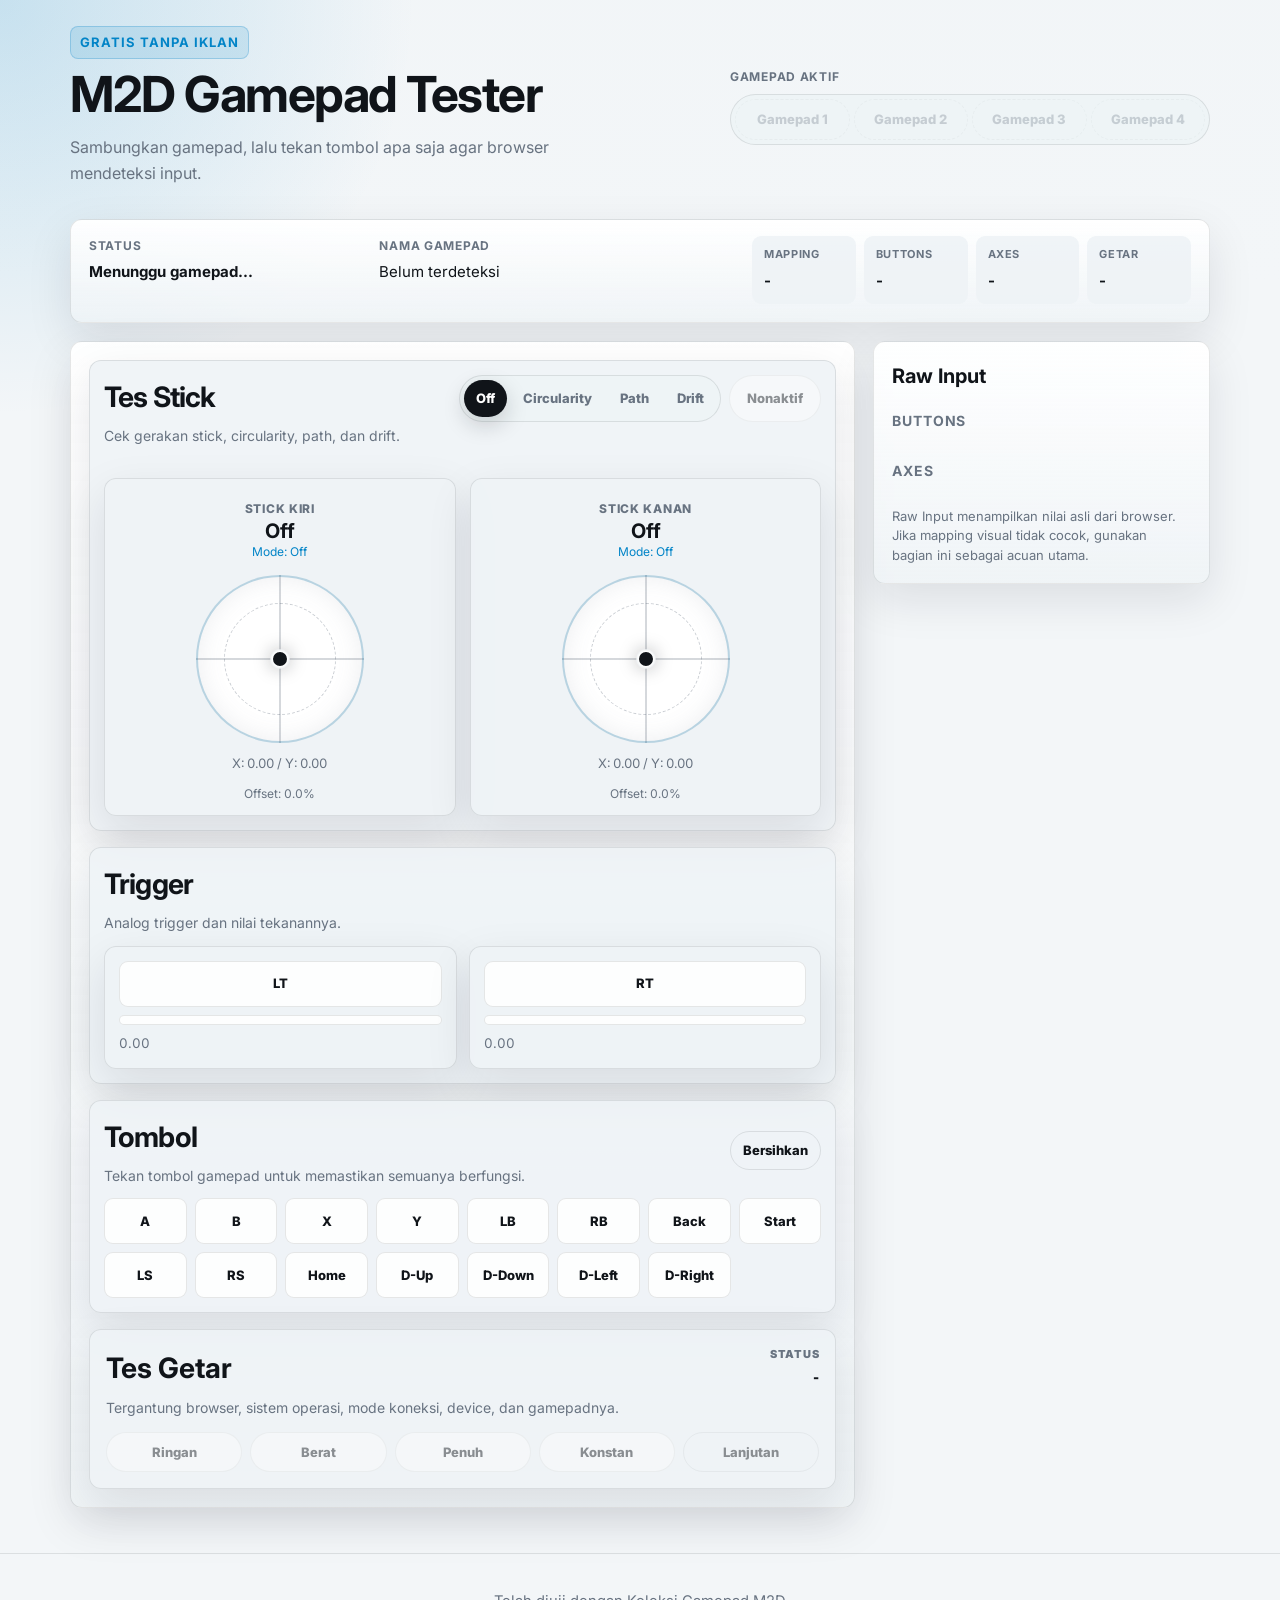
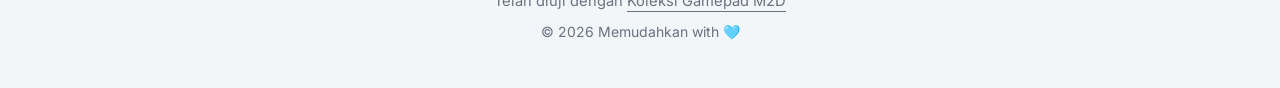
<file: gamepad/tester/index.html>
<!doctype html>
<!-- M2D Gamepad Tester v20s - 06/06/2026 -->
<html lang="id">
<head>
  <meta charset="utf-8">
  <meta name="viewport" content="width=device-width, initial-scale=1">
  <title>Gamepad Tester • M2D Link Hub</title>
  <meta name="description" content="Gamepad Tester Online versi Memudahkan - Tes circularity error.">
  <link rel="canonical" href="https://hub.memudahkan.com/gamepad/tester/">
  <meta name="robots" content="index, follow">
  <meta property="og:type" content="website">
  <meta property="og:site_name" content="Gamepad Tester • M2D Link Hub">
  <meta property="og:locale" content="id_ID">
  <meta property="og:title" content="Gamepad Tester • M2D Link Hub">
  <meta property="og:description" content="Laman web untuk mengetes gamepad atau controller game versi Memudahkan - Tes Tombol, Stick, Trigger, dan Getar">
  <meta property="og:url" content="https://hub.memudahkan.com/gamepad/tester/">
  <meta property="og:image" content="https://hub.memudahkan.com/assets/images/og/m2d-gamepad-tester-preview.png">
  <link rel="icon" href="/assets/favicon/favicon.ico" sizes="any">
  <link rel="icon" type="image/png" sizes="32x32" href="/assets/favicon/favicon-32x32.png">
  <link rel="icon" type="image/png" sizes="16x16" href="/assets/favicon/favicon-16x16.png">
  <link rel="icon" type="image/png" sizes="48x48" href="/assets/favicon/favicon-48x48.png">
  <link rel="apple-touch-icon" href="/assets/favicon/apple-touch-icon.png">
  <meta name="theme-color" content="#0f1316">
  <link rel="preconnect" href="https://fonts.googleapis.com">
  <link rel="preconnect" href="https://fonts.gstatic.com" crossorigin>
  <link href="https://fonts.googleapis.com/css2?family=Inter:wght@400;600;700;800;900&display=swap" rel="stylesheet">
  <link rel="stylesheet" href="/assets/css/shared.css" />
  <link rel="stylesheet" href="/assets/css/tester.css?v=20s">
</head>
<body>
  <main class="app">
    <header class="hero">
      <div>
        <p class="eyebrow">Gratis tanpa iklan</p>
        <h1>M2D Gamepad Tester</h1>
        <p class="subtitle">
          Sambungkan gamepad, lalu tekan tombol apa saja agar browser mendeteksi input.
        </p>
      </div>

      <div class="gamepad-switcher">
        <p class="label">Gamepad aktif</p>

        <div id="gamepadTabs" class="gamepad-tabs" role="tablist">
          <button class="gamepad-tab active" type="button" disabled>
            Belum terdeteksi
          </button>
        </div>

        <select id="gamepadSelect" class="gamepad-select" aria-label="Pilih gamepad">
          <option value="">Belum terdeteksi</option>
        </select>
      </div>
    </header>

    <section class="card status-card">
      <div>
        <p class="label">Status</p>
        <p id="status" class="status-value">Menunggu gamepad...</p>
      </div>

      <div>
        <p class="label">Nama Gamepad</p>
        <p id="gamepadName" class="device-name">Belum terdeteksi</p>
      </div>

      <div class="meta-grid">
        <div>
          <span class="meta-label">Mapping</span>
          <strong id="mapping">-</strong>
        </div>

        <div>
          <span class="meta-label">Buttons</span>
          <strong id="buttonCount">-</strong>
        </div>

        <div>
          <span class="meta-label">Axes</span>
          <strong id="axisCount">-</strong>
        </div>

        <div>
          <span class="meta-label">Getar</span>
          <strong id="vibrationSupport">-</strong>
        </div>
      </div>
    </section>

    <section class="tester-layout">
      <section class="card tester-card">
        <section class="tester-section stick-tester-section">
          <div class="section-head">
            <div>
              <h2>Tes Stick</h2>
              <p>Cek gerakan stick, circularity, path, dan drift.</p>
            </div>

            <div class="stick-test-toolbar">
              <div class="mode-tabs" role="tablist" aria-label="Mode tes stick">
                <button class="mode-tab active" type="button" data-stick-mode="off">Off</button>
                <button class="mode-tab" type="button" data-stick-mode="circularity">Circularity</button>
                <button class="mode-tab" type="button" data-stick-mode="path">Path</button>
              </div>

              <button id="resetStickTest" class="mini-btn" type="button">
                Reset Test
              </button>
            </div>
          </div>

          <div class="stick-stage">
            <article class="stick-card">
              <div class="stick-readout">
                <span class="readout-label">Stick kiri</span>
                <strong id="leftStickTestValue">Off</strong>
                <small id="leftStickTestInfo">Mode: Off</small>
              </div>

              <div class="stick-zone">
                <canvas id="leftStickCanvas" class="stick-canvas"></canvas>
                <div id="leftStickDot" class="stick-dot"></div>

                <div class="stick-overlay">
                  <span id="leftStickOverlayLabel">AVG ERROR</span>
                  <strong id="leftStickOverlayValue">-</strong>
                </div>
              </div>

              <small id="leftStickValue" class="axis-readout">X: 0.00 / Y: 0.00</small>
            </article>

            <article class="stick-card">
              <div class="stick-readout">
                <span class="readout-label">Stick kanan</span>
                <strong id="rightStickTestValue">Off</strong>
                <small id="rightStickTestInfo">Mode: Off</small>
              </div>

              <div class="stick-zone">
                <canvas id="rightStickCanvas" class="stick-canvas"></canvas>
                <div id="rightStickDot" class="stick-dot"></div>

                <div class="stick-overlay">
                  <span id="rightStickOverlayLabel">AVG ERROR</span>
                  <strong id="rightStickOverlayValue">-</strong>
                </div>
              </div>

              <small id="rightStickValue" class="axis-readout">X: 0.00 / Y: 0.00</small>
            </article>
          </div>
        </section>

        <section class="tester-section">
          <div class="section-head compact">
            <div>
              <h2>Trigger</h2>
              <p>Analog trigger dan nilai tekanannya.</p>
            </div>
          </div>

          <div class="trigger-stage">
            <div class="trigger-card">
              <div id="btn6" class="pad-button trigger">LT</div>
              <div class="bar">
                <span id="ltBar"></span>
              </div>
              <small id="ltValue">0.00</small>
            </div>

            <div class="trigger-card">
              <div id="btn7" class="pad-button trigger">RT</div>
              <div class="bar">
                <span id="rtBar"></span>
              </div>
              <small id="rtValue">0.00</small>
            </div>

          </div>
        </section>

        <section class="tester-section">
          <div class="section-head compact action-head">
            <div>
              <h2>Tombol</h2>
              <p>Tekan tombol gamepad untuk memastikan semuanya berfungsi.</p>
            </div>

            <button id="clearButtonHistory" class="mini-btn ghost-btn" type="button">
              Clear Pressed
            </button>
          </div>

          <div class="button-stage">
            <div id="btn0" class="pad-button button-tile">A</div>
            <div id="btn1" class="pad-button button-tile">B</div>
            <div id="btn2" class="pad-button button-tile">X</div>
            <div id="btn3" class="pad-button button-tile">Y</div>

            <div id="btn4" class="pad-button button-tile">LB</div>
            <div id="btn5" class="pad-button button-tile">RB</div>

            <div id="btn8" class="pad-button button-tile">Back</div>
            <div id="btn9" class="pad-button button-tile">Start</div>
            <div id="btn10" class="pad-button button-tile">LS</div>
            <div id="btn11" class="pad-button button-tile">RS</div>
            <div id="btn16" class="pad-button button-tile">Home</div>

            <div id="btn12" class="pad-button button-tile">D-Up</div>
            <div id="btn13" class="pad-button button-tile">D-Down</div>
            <div id="btn14" class="pad-button button-tile">D-Left</div>
            <div id="btn15" class="pad-button button-tile">D-Right</div>
          </div>
        </section>

        <section class="vibration-panel">
          <div class="vibration-head">
            <div>
              <h2>Tes Getar</h2>
              <p>
                Tergantung browser, sistem operasi,
                mode koneksi, device, dan gamepadnya.
              </p>
            </div>

            <div class="support-status">
              <span class="support-label">Status</span>
              <strong id="vibrationPanelStatus">-</strong>
            </div>
          </div>

          <div class="vibration-controls">
            <div class="vibration-buttons">
              <button id="lightVibrateBtn" class="mini-btn" type="button" disabled>
                Ringan
              </button>

              <button id="heavyVibrateBtn" class="mini-btn" type="button" disabled>
                Berat
              </button>

              <button id="fullVibrateBtn" class="mini-btn" type="button" disabled>
                Penuh
              </button>

              <button id="infiniteVibrateBtn" class="mini-btn infinite-btn" type="button" disabled aria-label="Getar konstan" title="Getar konstan, tekan lagi untuk berhenti">
                Konstan
              </button>

              <button id="toggleAdvancedVibrateBtn" class="mini-btn ghost-btn" type="button" disabled aria-expanded="false" aria-controls="vibrationAdvancedPanel">
                Lanjutan
              </button>
            </div>
            <div id="vibrationAdvancedPanel" class="vibration-advanced" hidden>
              <div class="rumble-row">
                <label for="leftMotorSlider">Motor kiri</label>
                <input id="leftMotorSlider" type="range" min="0" max="100" value="60" step="5" disabled>
                <output id="leftMotorValue" for="leftMotorSlider">60%</output>
                <button id="leftMotorTestBtn" class="mini-btn motor-test-btn" type="button" disabled>Tes</button>
              </div>

              <div class="rumble-row">
                <label for="rightMotorSlider">Motor kanan</label>
                <input id="rightMotorSlider" type="range" min="0" max="100" value="60" step="5" disabled>
                <output id="rightMotorValue" for="rightMotorSlider">60%</output>
                <button id="rightMotorTestBtn" class="mini-btn motor-test-btn" type="button" disabled>Tes</button>
              </div>

              <label class="trigger-rumble-toggle">
                <input id="triggerRumbleToggle" type="checkbox" disabled>
                <span>LT/RT Getar</span>
              </label>

              <p class="vibration-note">
                Saat opsi "LT/RT Getar" aktif, gamepad akan bergetar mengikuti tekanan trigger.<br>
                Getaran motor kiri dan kanan bisa terasa berbeda, karena desainnya begitu sob, kiri kasar, kanan halus.<br>
                Oiya, melakukan tes getar terlalu lama bisa menguras baterai 😆
              </p>
            </div>
          </div>
        </section>
      </section>

      <section class="card raw-card">
        <h2>Raw Input</h2>

        <h3>Buttons</h3>
        <div id="rawButtons" class="raw-grid"></div>

        <h3>Axes</h3>
        <div id="rawAxes" class="raw-grid"></div>

        <p class="note">
          Raw Input menampilkan nilai asli dari browser. Jika mapping visual tidak cocok,
          gunakan bagian ini sebagai acuan utama.
        </p>
      </section>
    </section>
  </main>

  <footer class="site-footer">
  <div class="container footer-inner">
    <p>Telah diuji dengan <a href="/gamepad/">Koleksi Gamepad M2D</a></p>
    <p>© 2026 <a href="https://www.memudahkan.com/">Memudahkan</a> with 🩵</p>
  </div>
  </footer>

  <script src="/assets/js/tester.js?v=20s"></script>
</body>
</html>
</file>
<file: assets/css/shared.css>
/* M2D Link Hub Shared v2 - 04/06/2026 */
:root {
  --bg: #f5f7fb;
  --surface: #ffffff;
  --surface-2: #f0f4f8;
  --line: rgba(24, 39, 56, 0.12);
  --text: #15202b;
  --muted: #5f7183;
  --accent: #2fa36f;
  --accent-soft: rgba(47, 163, 111, 0.12);
  --accent-contrast: #ffffff;
  --radius: 10px;
  --radius-sm: 8px;
  --max: 1040px;
}

@media (prefers-color-scheme: dark) {
  :root {
    --bg: #0f1316;
    --surface: #171d22;
    --surface-2: #1e262d;
    --line: rgba(255, 255, 255, 0.08);
    --text: #eef3f5;
    --muted: #9fb0ba;
    --accent: #3ed29f;
    --accent-soft: rgba(62, 210, 159, 0.12);
    --accent-contrast: #0b1114;
  }
}

* { box-sizing: border-box; }
html { scroll-behavior: smooth; }

body {
  margin: 0;
  font-family: "Inter", system-ui, sans-serif;
  font-size: 16px;
  line-height: 1.6;
  color: var(--text);
  background: linear-gradient(180deg, var(--bg) 0%, color-mix(in srgb, var(--bg) 88%, #dfe7ef 12%) 100%);
}

a { color: inherit; text-decoration: none; }
input, button { font: inherit; }

.skip-link {
  position: absolute;
  left: 16px;
  top: -48px;
  background: var(--accent);
  color: #fff;
  padding: 10px 14px;
  border-radius: var(--radius-sm);
  font-weight: 700;
  z-index: 20;
}

.skip-link:focus { top: 16px; }

.sr-only {
  position: absolute;
  width: 1px;
  height: 1px;
  padding: 0;
  margin: -1px;
  overflow: hidden;
  clip: rect(0, 0, 0, 0);
  white-space: nowrap;
  border: 0;
}

[hidden] { display: none !important; }

.container {
  width: min(calc(100% - 32px), var(--max));
  margin-inline: auto;
}

.site-header {
  position: sticky;
  top: 0;
  z-index: 12;
  border-bottom: 1px solid var(--line);
  background: color-mix(in srgb, var(--surface) 88%, transparent);
  backdrop-filter: blur(10px);
  transition: transform 0.24s ease, background 0.2s ease, border-color 0.2s ease;
  will-change: transform;
}

.site-header.is-hidden {
  transform: translateY(calc(-100% - 1px));
}

.site-header.menu-open,
.site-header.is-anchoring {
  transform: translateY(0);
}

.topbar {
  position: relative;
  display: flex;
  justify-content: space-between;
  align-items: center;
  gap: 16px;
  padding: 16px 0;
}

.brand {
  display: inline-flex;
  align-items: center;
  gap: 10px;
  font-weight: 800;
  letter-spacing: -0.02em;
  flex: 0 0 auto;
  transition: opacity 0.18s ease;
}

.brand-mark {
  width: 34px;
  height: 34px;
  display: grid;
  place-items: center;
  border-radius: var(--radius-sm);
  background: var(--accent);
  color: #fff;
}

.desktop-nav {
  display: flex;
  align-items: center;
  gap: 10px;
  margin-left: 8px;
}

.desktop-nav a,
.mobile-nav a,
.back-top-floating {
  color: var(--muted);
  padding: 8px 10px;
  border-radius: var(--radius-sm);
}

.desktop-nav a:hover,
.desktop-nav a:focus-visible,
.mobile-nav a:hover,
.mobile-nav a:focus-visible,
.back-top-floating:hover,
.back-top-floating:focus-visible {
  color: var(--text);
  background: color-mix(in srgb, var(--surface-2) 88%, transparent);
}

.desktop-search {
  margin-left: auto;
}

.desktop-search input {
  width: min(240px, 30vw);
  height: 40px;
  padding: 0 14px;
  border: 1px solid var(--line);
  border-radius: var(--radius);
  background: color-mix(in srgb, var(--surface-2) 70%, transparent);
  color: var(--text);
}

.desktop-search input::placeholder {
  color: var(--muted);
}

.desktop-search input:focus {
  outline: none;
  border-color: color-mix(in srgb, var(--accent) 55%, var(--line));
  background: var(--surface);
}


.icon-btn {
  width: 42px;
  height: 42px;
  display: inline-flex;
  align-items: center;
  justify-content: center;
  padding: 0;
  border: 1px solid var(--line);
  border-radius: var(--radius);
  background: color-mix(in srgb, var(--surface-2) 60%, transparent);
  color: var(--text);
  cursor: pointer;
  transition: background 0.18s ease, border-color 0.18s ease, color 0.18s ease, transform 0.18s ease, opacity 0.18s ease;
}

.icon-btn:hover,
.icon-btn:focus-visible {
  background: color-mix(in srgb, var(--surface-2) 88%, transparent);
}

.icon-btn:focus-visible {
  outline: none;
  border-color: color-mix(in srgb, var(--accent) 55%, var(--line));
}

.icon-btn:active {
  transform: translateY(1px);
}

.icon-btn .icon,
.menu-toggle .icon {
  width: 18px;
  height: 18px;
  stroke: currentColor;
  stroke-width: 1.9;
  stroke-linecap: round;
  stroke-linejoin: round;
  fill: none;
}

.menu-toggle {
  display: none;
  flex-direction: column;
  justify-content: center;
  gap: 4px;
  width: 42px;
  height: 42px;
  padding: 0;
  border: 1px solid var(--line);
  border-radius: var(--radius);
  background: color-mix(in srgb, var(--surface-2) 60%, transparent);
  color: var(--text);
  cursor: pointer;
}

.menu-toggle.icon-btn {
  gap: 0;
}

.menu-toggle span {
  display: block;
  width: 18px;
  height: 2px;
  margin: 0 auto;
  border-radius: 999px;
  background: currentColor;
  transition: transform 0.24s ease, opacity 0.18s ease;
}

.menu-toggle[aria-expanded="true"] span:nth-child(1) {
  transform: translateY(6px) rotate(45deg);
}

.menu-toggle[aria-expanded="true"] span:nth-child(2) {
  opacity: 0;
}

.menu-toggle[aria-expanded="true"] span:nth-child(3) {
  transform: translateY(-6px) rotate(-45deg);
}

.menu-toggle:hover,
.menu-toggle:focus-visible {
  background: color-mix(in srgb, var(--surface-2) 88%, transparent);
  border-color: color-mix(in srgb, var(--accent) 40%, var(--line));
}

.mobile-menu-shell {
  display: none;
}

.mobile-menu {
  overflow: hidden;
  max-height: 0;
  opacity: 0;
  transform: translateY(-8px);
  transition: max-height 0.28s ease, opacity 0.22s ease, transform 0.22s ease;
}

.mobile-menu.is-open {
  max-height: 260px;
  opacity: 1;
  transform: translateY(0);
}

.mobile-nav {
  display: flex;
  flex-direction: column;
  gap: 6px;
  padding: 10px 0 12px;
}

.hero {
  padding: 34px 0 14px;
}

.hero-inner {
  max-width: var(--max);
  margin-inline: auto;
}

.eyebrow {
  display: inline-block;
  margin: 0 0 10px;
  padding: 6px 10px;
  border-radius: var(--radius-sm);
  background: var(--accent-soft);
  color: var(--accent);
  font-size: 0.82rem;
  font-weight: 700;
  text-transform: uppercase;
  letter-spacing: 0.04em;
}

.hero h1,
.section-head h2 {
  margin: 0;
  letter-spacing: -0.03em;
  text-align: left;
}

.hero h1 {
  font-size: clamp(2rem, 4vw, 3.1rem);
  line-height: 1.1;
}

.lead,
.section-head p,
.meta {
  color: var(--muted);
}

.lead {
  margin: 14px 0 0;
  max-width: 64ch;
}

.section {
  padding: 24px 0 20px;
}

.section-head {
  margin-bottom: 16px;
}

.section-head h2 {
  font-size: clamp(1.28rem, 2.2vw, 1.9rem);
  margin-bottom: 6px;
}

.badge,
.mini-link {
  display: inline-flex;
  align-items: center;
  min-height: 30px;
  padding: 0 10px;
  border-radius: var(--radius-sm);
  font-size: 0.84rem;
  font-weight: 700;
}

.badge {
  background: var(--accent-soft);
  color: var(--accent);
}

.mini-link {
  border: 1px solid var(--line);
  color: var(--text);
  background: color-mix(in srgb, var(--surface-2) 72%, transparent);
}

.mini-link:hover,
.mini-link:focus-visible {
  background: color-mix(in srgb, var(--surface-2) 100%, transparent);
  border-color: color-mix(in srgb, var(--accent) 45%, var(--line));
}

.back-top-floating {
  position: fixed;
  right: 16px;
  bottom: 16px;
  z-index: 10;
  border: 1px solid var(--line);
  background: color-mix(in srgb, var(--surface) 94%, transparent);
  backdrop-filter: blur(10px);
  opacity: 0;
  pointer-events: none;
  transform: translateY(8px);
  transition: opacity 0.2s ease, transform 0.2s ease, background 0.2s ease;
}

.back-top-floating.is-visible {
  opacity: 1;
  pointer-events: auto;
  transform: translateY(0);
}

.site-footer {
  margin-top: 10px;
  border-top: 1px solid var(--line);
}

.footer-inner {
  padding: 36px 0 44px;
  text-align: center;
  color: var(--muted);
  font-size: 14px;
}

.footer-inner p {
  margin: 0;
}

.footer-inner p + p {
  margin-top: 8px;
}

@media (max-width: 640px) {
  .desktop-nav,
  .desktop-search {
    display: none;
  }

  .menu-toggle,
  .mobile-menu-shell {
    display: block;
  }

  .menu-toggle {
    display: inline-flex;
  }

  .hero h1 {
    max-width: 100%;
  }

  .back-top-floating {
    right: 12px;
    bottom: 12px;
    font-size: 0.92rem;
  }
}

.section-head p {
margin-top:0;
}

.footer-inner p:first-child {
  color: var(--muted);
  font-size: 0.92rem;
  line-height: 1.55;
}

.footer-inner p:first-child a {
  text-decoration: underline;
  text-underline-offset: 5px;
  position: relative;
  color: inherit;
  font-weight: inherit;
  white-space: nowrap;
  transition: text-decoration-color .2s ease;
}

.footer-inner p:first-child a:hover,
.footer-inner p:first-child a:focus-visible {
  color: var(--text);
  text-decoration-color: transparent;
}

.footer-inner p:last-child a {
  color: inherit;
  text-decoration-line: underline;
  text-decoration-color: transparent;
  text-underline-offset: 5px;
  transition: text-decoration-color .2s ease;
}

.footer-inner p:last-child a:hover,
.footer-inner p:last-child a:focus-visible {
  color: var(--text);
  text-decoration-color: currentColor;
}
</file>
<file: assets/css/home.css>
.page-home .mobile-search {
  display: none;
}

.page-home .mobile-actions {
  display: none;
  align-items: center;
  gap: 8px;
  margin-left: auto;
  flex: 0 0 auto;
}

.page-home .menu-toggle {
  flex: 0 0 auto;
}

@media (max-width: 640px) {
  .page-home .mobile-actions {
    display: flex;
  }

  .page-home .topbar {
    gap: 12px;
  }
}

.page-home .mobile-search input {
  width: 100%;
  height: 40px;
  padding: 0 14px;
  border: 1px solid var(--line);
  border-radius: var(--radius);
  background: color-mix(in srgb, var(--surface-2) 70%, transparent);
  color: var(--text);
}

.page-home .mobile-search input::placeholder {
  color: var(--muted);
}

.page-home .mobile-search input:focus {
  outline: none;
  border-color: color-mix(in srgb, var(--accent) 55%, var(--line));
  background: var(--surface);
}

.page-home .hero h1,
.page-home .about-box h2,
.page-home .card-body h3 {
  text-align: left;
}

.page-home .hero h1 {
  max-width: 12ch;
}

.page-home .category-grid,
.page-home .card-grid {
  display: grid;
  gap: 14px;
}

.page-home .category-grid {
  grid-template-columns: repeat(4, minmax(0, 1fr));
}

.page-home .card-grid {
  grid-template-columns: repeat(3, minmax(0, 1fr));
}

.page-home .category-card,
.page-home .resource-card,
.page-home .about-box {
  border: 1px solid var(--line);
  background: var(--surface);
  border-radius: var(--radius);
  box-shadow: 0 4px 18px rgba(15, 23, 42, 0.04);
}

@media (prefers-color-scheme: dark) {
  .page-home .category-card,
  .page-home .resource-card,
  .page-home .about-box {
    box-shadow: none;
  }
}

.page-home .category-card {
  position: relative;
  display: block;
  padding: 20px 18px 18px;
  min-height: 128px;
}

.page-home .category-emoji {
  display: block;
  margin-bottom: 12px;
  font-size: 1.2rem;
  line-height: 1;
}

.page-home .category-meta {
  position: absolute;
  top: 20px;
  right: 18px;
  color: var(--muted);
  font-size: 0.8rem;
  font-weight: 700;
  line-height: 1;
  letter-spacing: 0.02em;
}

.page-home .category-card strong,
.page-home .card-body h3 {
  display: block;
  margin-bottom: 6px;
}

.page-home .category-card span:last-child,
.page-home .card-body p,
.page-home .about-box p {
  color: var(--muted);
}

.page-home a.category-card:hover,
.page-home a.category-card:focus-visible,
.page-home .resource-card:hover {
  border-color: color-mix(in srgb, var(--accent) 35%, var(--line));
  background: color-mix(in srgb, var(--surface) 82%, var(--surface-2));
}

.page-home .category-card.is-soon {
  cursor: default;
}

.page-home .resource-card {
  padding: 0;
  overflow: hidden;
}

.page-home .card-body {
  padding: 18px 18px 14px;
}

.page-home .card-head {
  display: flex;
  justify-content: space-between;
  gap: 10px;
  align-items: center;
  margin-bottom: 12px;
}

.page-home .sub-links {
  display: flex;
  flex-wrap: wrap;
  gap: 8px;
  padding: 0 18px 18px;
}

.page-home .muted-section {
  padding-bottom: 40px;
}

.page-home .about-box {
  padding: 20px;
}

@media (max-width: 920px) {
  .page-home .category-grid {
    grid-template-columns: repeat(2, minmax(0, 1fr));
  }

  .page-home .card-grid {
    grid-template-columns: repeat(2, minmax(0, 1fr));
  }

  .page-home .desktop-search input {
    width: 200px;
  }
}

@media (max-width: 640px) {
  .page-home .mobile-search {
    display: block;
    padding-top: 4px;
  }

  .page-home .category-grid,
  .page-home .card-grid {
    grid-template-columns: 1fr;
  }

  .page-home .card-head {
    flex-wrap: wrap;
    align-items: flex-start;
  }
}

.about-box :is(h2, p) {
    margin: 0 0 4px;
}
</file>
<file: assets/css/emulator.css>
.page-emulator {
  line-height: 1.65;
}

.page-emulator .topbar {
  position: relative;
}

.page-emulator .brand {
  transition: opacity 0.18s ease;
}

.page-emulator .desktop-nav a,
.page-emulator .quick-nav-row a {
  color: var(--muted);
  padding: 8px 10px;
  border-radius: var(--radius-sm);
}

.page-emulator .quick-nav-row a:hover,
.page-emulator .quick-nav-row a:focus-visible {
  color: var(--text);
  background: color-mix(in srgb, var(--surface-2) 88%, transparent);
}

.page-emulator .desktop-search input {
  width: min(220px, 28vw);
}

.page-emulator .mobile-actions {
  display: none;
  align-items: center;
  gap: 8px;
  margin-left: auto;
}

.page-emulator .icon-btn {
  width: 42px;
  height: 42px;
  display: inline-flex;
  align-items: center;
  justify-content: center;
  padding: 0;
  border: 1px solid var(--line);
  border-radius: var(--radius);
  background: color-mix(in srgb, var(--surface-2) 60%, transparent);
  color: var(--text);
  cursor: pointer;
  transition: background 0.18s ease, border-color 0.18s ease, color 0.18s ease, transform 0.18s ease, opacity 0.18s ease;
}

.page-emulator .icon-btn:hover,
.page-emulator .icon-btn:focus-visible {
  background: color-mix(in srgb, var(--surface-2) 88%, transparent);
}

.page-emulator .icon-btn:focus-visible {
  outline: none;
  border-color: color-mix(in srgb, var(--accent) 55%, var(--line));
}

.page-emulator .icon-btn:active {
  transform: translateY(1px);
}

.page-emulator .icon-btn .icon {
  width: 18px;
  height: 18px;
  stroke: currentColor;
  stroke-width: 1.9;
  stroke-linecap: round;
  stroke-linejoin: round;
  fill: none;
}

.page-emulator .mobile-searchbar {
  position: absolute;
  top: 50%;
  right: 50px;
  transform: translateY(-50%);
  display: flex;
  align-items: center;
  gap: 8px;
  width: 0;
  max-width: 360px;
  opacity: 0;
  visibility: hidden;
  pointer-events: none;
  overflow: hidden;
  z-index: 3;
  transition: width 0.18s ease, opacity 0.18s ease;
}

.page-emulator .mobile-searchbar input {
  width: 100%;
  min-width: 0;
  height: 42px;
  padding: 0 14px;
  border: 1px solid var(--line);
  border-radius: var(--radius);
  background: color-mix(in srgb, var(--surface-2) 70%, transparent);
  color: var(--text);
}

.page-emulator .mobile-searchbar input::placeholder {
  color: var(--muted);
}

.page-emulator .mobile-searchbar input:focus {
  outline: none;
  border-color: color-mix(in srgb, var(--accent) 55%, var(--line));
  background: var(--surface);
}

.page-emulator .mobile-searchbar .search-close {
  flex: 0 0 auto;
}

.page-emulator .mobile-searchbar.is-open {
  opacity: 1;
  visibility: visible;
  pointer-events: auto;
}

.page-emulator .featured-grid {
  display: grid;
  gap: 14px;
  grid-template-columns: repeat(3, minmax(0, 1fr));
}

.page-emulator .featured-card,
.page-emulator .list-section,
.page-emulator .emoji-legend-card,
.page-emulator .no-results p {
  border: 1px solid var(--line);
  background: var(--surface);
  border-radius: var(--radius);
  box-shadow: 0 4px 18px rgba(15, 23, 42, 0.04);
}

@media (prefers-color-scheme: dark) {
  .page-emulator .featured-card,
  .page-emulator .list-section,
  .page-emulator .emoji-legend-card,
  .page-emulator .no-results p {
    box-shadow: none;
  }
}

.page-emulator .featured-card,
.page-emulator .list-section {
  padding: 16px;
}

.page-emulator .featured-card h3 {
  margin: 0;
  letter-spacing: -0.03em;
  text-align: left;
}

.page-emulator .featured-card p,
.page-emulator .search-status,
.page-emulator .no-results p,
.page-emulator .emoji-legend-title,
.page-emulator .emoji-legend-list {
  color: var(--muted);
}

.page-emulator .section-head + .resource-group {
  margin-top: 32px;
}

.page-emulator .quick-nav-row {
  display: flex;
  gap: 8px;
  flex-wrap: wrap;
}

.page-emulator .card-head {
  display: flex;
  justify-content: space-between;
  gap: 10px;
  align-items: center;
  margin-bottom: 12px;
}

.page-emulator .badge {
  background: color-mix(in srgb, var(--surface-2) 92%, transparent);
  color: var(--muted);
  border: 1px solid var(--line);
}

.page-emulator .sub-links {
  display: flex;
  flex-wrap: wrap;
  gap: 8px;
  margin-top: 12px;
}

.page-emulator .mini-link {
  border: 1px solid color-mix(in srgb, var(--accent) 38%, var(--line));
  color: var(--accent);
  background: color-mix(in srgb, var(--accent) 10%, var(--surface));
}

.page-emulator .mini-link:hover,
.page-emulator .mini-link:focus-visible {
  color: var(--accent-contrast);
  background: var(--accent);
  border-color: var(--accent);
}

.page-emulator .resource-group + .resource-group {
  margin-top: 18px;
  padding-top: 18px;
  border-top: 1px solid var(--line);
}

.page-emulator .resource-subtitle {
  display: inline-flex;
  align-items: center;
  min-height: 30px;
  margin: 0 0 10px;
  padding: 0 10px;
  border-radius: var(--radius-sm);
  font-size: 0.84rem;
  font-weight: 700;
  background: color-mix(in srgb, var(--surface-2) 92%, transparent);
  color: var(--muted);
  border: 1px solid var(--line);
}

.page-emulator .resource-list {
  margin: 0;
  padding-left: 20px;
}

.page-emulator .resource-list li {
  padding: 10px 0;
  border-top: 1px solid var(--line);
}

.page-emulator .resource-list li:first-child {
  border-top: 0;
}

.page-emulator .primary-link,
.page-emulator .inline-links a {
  color: var(--accent);
}

.page-emulator .primary-link {
  font-weight: 700;
}

.page-emulator .primary-link:hover,
.page-emulator .primary-link:focus-visible,
.page-emulator .inline-links a:hover,
.page-emulator .inline-links a:focus-visible {
  text-decoration: underline;
}

.page-emulator .inline-links {
  display: inline-flex;
  flex-wrap: wrap;
  align-items: center;
  gap: 8px;
}

.page-emulator .sep,
.page-emulator .link-flag {
  color: var(--muted);
}

.page-emulator .sep {
  font-weight: 500;
}

.page-emulator .search-status-wrap {
  padding-top: 10px;
}

.page-emulator .search-status {
  margin: 0;
  font-size: 0.95rem;
}

.page-emulator .no-results {
  padding: 10px 0 18px;
}

.page-emulator .no-results p {
  margin: 0;
  padding: 14px 16px;
}

.page-emulator mark.search-hit {
  color: inherit;
  padding: 0 2px;
  border-radius: 3px;
  background: rgba(255, 229, 138, 0.72);
}

@media (prefers-color-scheme: dark) {
  .page-emulator mark.search-hit {
    background: rgba(245, 171, 50, 0.24);
  }
}

.page-emulator .emoji-legend-section {
  padding: 14px 0 40px;
}

.page-emulator .emoji-legend-card {
  padding: 12px 16px;
}

.page-emulator .emoji-legend-title {
  margin: 0 0 8px;
  font-size: 0.78rem;
  font-weight: 700;
  letter-spacing: 0.04em;
  text-transform: uppercase;
}

.page-emulator .emoji-legend-list {
  list-style: none;
  margin: 0;
  padding: 0;
}

.page-emulator .emoji-legend-list li {
  display: flex;
  align-items: center;
  gap: 8px;
  padding: 2px 0;
  border: 0;
}

.page-emulator .emoji-legend-list li span {
  flex: 0 0 1.25rem;
  text-align: center;
}

@media (min-width: 641px) {
  .page-emulator .emoji-legend-list {
    display: flex;
    flex-wrap: wrap;
    align-items: center;
    row-gap: 6px;
  }

  .page-emulator .emoji-legend-list li {
    display: inline-flex;
    align-items: center;
    gap: 5px;
    padding: 0;
  }

  .page-emulator .emoji-legend-list li + li::before {
    content: "/";
    margin: 0 0 0 8px;
    color: color-mix(in srgb, var(--muted) 82%, transparent);
  }
}

@media (max-width: 920px) {
  .page-emulator .featured-grid {
    grid-template-columns: 1fr;
  }
}

@media (max-width: 640px) {
  .page-emulator .mobile-actions {
    display: flex;
  }

  .page-emulator .mobile-menu-shell {
    display: block;
  }

  .page-emulator .mobile-searchbar.is-open {
    width: calc(100% - 50px);
  }

  .page-emulator.mobile-search-open .brand,
  .page-emulator.mobile-search-open .search-toggle {
    opacity: 0;
    pointer-events: none;
  }

  .page-emulator .inline-links {
    display: flex;
    margin-left: 0;
    margin-top: 6px;
  }

  .page-emulator .sep {
    font-size: 0.95em;
  }
}
</file>
<file: assets/css/tester.css>
/* M2D Gamepad Tester CSS v20s - 06/06/2026 */
* {
  box-sizing: border-box;
}

:root {
  color-scheme: dark light;

  --bg: #0f1316;
  --card: #151a1f;
  --card-soft: #1b2128;
  --line: rgba(255, 255, 255, 0.09);
  --text: #f4f7fb;
  --muted: #9ca7b4;
  --active: #f5f7fb;
  --active-text: #0f1316;
  --accent: #7dd3fc;
  --accent-soft: rgba(125, 211, 252, 0.34);
  --circularity-fill: rgba(30, 58, 138, 0.78);
  --circularity-sonar-ring: rgba(125, 211, 252, 0.22);
  --circularity-sonar-ring-width: 1.1;
  --circularity-sonar-ring-dash: 0;
  --circularity-radius-trail: #7dd3fc;
  --circularity-radius-trail-alpha: 0.32;
  --circularity-radius-line: #7dd3fc;
  --circularity-radius-line-alpha: 0.86;
  --circularity-radius-line-under: rgba(125, 211, 252, 0.18);
  --circularity-radius-line-under-alpha: 0.22;
  --circularity-sweep-beam: rgba(125, 211, 252, 0.42);
  --circularity-sweep-beam-edge: rgba(125, 211, 252, 0.72);
  --circularity-sweep-beam-alpha: 0.92;
  --circularity-sweep-beam-angle: 0.84;
  --circularity-sweep-beam-min-radius: 0.90;
  --circularity-sweep-beam-angle-threshold: 0.018;
  --circularity-sweep-beam-fade: 320;
  --circularity-sweep-beam-slices: 12;
  --circularity-overshoot: rgba(251, 113, 133, 0.16);
  --circularity-overshoot-tick-1: rgba(249, 168, 212, 0.78);
  --circularity-overshoot-tick-2: rgba(251, 113, 133, 0.82);
  --circularity-overshoot-tick-3: rgba(249, 115, 22, 0.86);
  --circularity-overshoot-tick-4: rgba(217, 70, 239, 0.86);
  --circularity-overshoot-track: rgba(125, 211, 252, 0.20);
  --circularity-overshoot-track-alpha: 0.72;
  --circularity-overshoot-track-width: 1.05;
  --circularity-overshoot-tick-alpha: 0.86;
  --circularity-overshoot-tick-width: 1.65;
  --circularity-overshoot-tick-offset: 5.0;
  --circularity-overshoot-tick-threshold: 1.01;
  --drift-deadzone-ring: rgba(125, 211, 252, 0.34);
  --drift-deadzone-dash: 0;
  --shadow: rgba(0, 0, 0, 0.32);

  --radius-lg: 12px;
  --radius-md: 9px;
  --radius-sm: 7px;
}

@media (prefers-color-scheme: light) {
  :root {
    --bg: #f3f6f8;
    --card: #ffffff;
    --card-soft: #eef3f6;
    --line: rgba(15, 19, 22, 0.1);
    --text: #101419;
    --muted: #687381;
    --active: #101419;
    --active-text: #ffffff;
    --accent: #0284c7;
    --accent-soft: rgba(37, 99, 235, 0.36);
    --circularity-fill: rgba(37, 99, 235, 0.44);
    --circularity-sonar-ring: rgba(37, 99, 235, 0.28);
    --circularity-sonar-ring-width: 1.15;
    --circularity-sonar-ring-dash: 0;
    --circularity-radius-trail: rgba(255, 255, 255, 0.88);
    --circularity-radius-trail-alpha: 0.46;
    --circularity-radius-line: rgba(255, 255, 255, 0.92);
    --circularity-radius-line-alpha: 0.95;
    --circularity-radius-line-under: rgba(7, 89, 133, 0.62);
    --circularity-radius-line-under-alpha: 0.85;
    --circularity-sweep-beam: rgba(2, 132, 199, 0.40);
    --circularity-sweep-beam-edge: rgba(7, 89, 133, 0.72);
    --circularity-sweep-beam-alpha: 0.88;
    --circularity-sweep-beam-angle: 0.84;
    --circularity-sweep-beam-min-radius: 0.90;
    --circularity-sweep-beam-angle-threshold: 0.018;
    --circularity-sweep-beam-fade: 320;
    --circularity-sweep-beam-slices: 12;
    --circularity-overshoot: rgba(251, 113, 133, 0.14);
    --circularity-overshoot-tick-1: rgba(236, 72, 153, 0.62);
    --circularity-overshoot-tick-2: rgba(225, 29, 72, 0.66);
    --circularity-overshoot-tick-3: rgba(234, 88, 12, 0.72);
    --circularity-overshoot-tick-4: rgba(168, 85, 247, 0.74);
    --circularity-overshoot-track: rgba(37, 99, 235, 0.20);
    --circularity-overshoot-track-alpha: 0.70;
    --circularity-overshoot-track-width: 1.05;
    --circularity-overshoot-tick-alpha: 0.76;
    --circularity-overshoot-tick-width: 1.65;
    --circularity-overshoot-tick-offset: 5.0;
    --circularity-overshoot-tick-threshold: 1.01;
    --drift-deadzone-ring: rgba(7, 89, 133, 0.42);
    --drift-deadzone-dash: 0;
    --shadow: rgba(15, 23, 42, 0.1);
  }
}

body {
  margin: 0;
  font-family: Inter, system-ui, -apple-system, BlinkMacSystemFont, "Segoe UI", sans-serif;
  background:
    radial-gradient(circle at top left, color-mix(in srgb, var(--accent) 18%, transparent), transparent 26rem),
    linear-gradient(180deg, color-mix(in srgb, var(--card-soft) 20%, transparent), transparent 18rem),
    var(--bg);
  color: var(--text);
}

.app {
  width: min(1180px, 100%);
  margin: 0 auto;
  padding: 20px 20px 2.2rem;
}

.hero {
  display: flex;
  align-items: center;
  justify-content: space-between;
  gap: 16px;
  padding-top: 6px;
  margin-bottom: 18px;
}

.eyebrow {
  width: fit-content;
  margin: 0 0 8px;
  padding: 5px 9px;
  background: color-mix(in srgb, var(--accent) 12%, transparent);
  border: 1px solid color-mix(in srgb, var(--accent) 24%, transparent);
  border-radius: 8px;
  color: var(--accent);
  font-size: 13px;
  font-weight: 700;
  letter-spacing: 0.075em;
  text-transform: uppercase;
}

h1,
h2,
h3,
p {
  margin-top: 0;
}

h1 {
  margin-bottom: 8px;
  font-size: clamp(32px, 7vw, 52px);
  line-height: 1;
  letter-spacing: -0.055em;
}

h2 {
  margin-bottom: 8px;
  font-size: 20px;
}

h3 {
  margin: 18px 0 10px;
  color: var(--muted);
  font-size: 14px;
  font-weight: 700;
  text-transform: uppercase;
  letter-spacing: 0.06em;
}

.subtitle {
  max-width: 560px;
  margin: 14px 0 0;
  color: var(--muted);
}

.card {
  background: color-mix(in srgb, var(--card) 94%, transparent);
  border: 1px solid var(--line);
  border-radius: var(--radius-lg);
  padding: 18px;
  box-shadow: 0 16px 45px var(--shadow);
}

.status-card,
.tester-card,
.raw-card {
  background:
    linear-gradient(180deg, color-mix(in srgb, var(--card) 96%, transparent), color-mix(in srgb, var(--card-soft) 72%, transparent));
}

.status-card {
  display: grid;
  grid-template-columns: 1.1fr 1.5fr 1.4fr;
  gap: 16px;
  margin-bottom: 18px;
}

.label,
.meta-label {
  display: block;
  margin-bottom: 6px;
  color: var(--muted);
  font-size: 12px;
  font-weight: 700;
  text-transform: uppercase;
  letter-spacing: 0.06em;
}

#status {
  margin-bottom: 0;
}

.device-name {
  margin: 0;
  font-size: 15px;
  line-height: 1.5;
  word-break: break-word;
}

.gamepad-switcher {
  display: grid;
  gap: 8px;
  min-width: min(390px, 100%);
}

.gamepad-switcher .label {
  margin-bottom: 0;
}

.gamepad-tabs {
  display: inline-flex;
  width: fit-content;
  max-width: 100%;
  padding: 4px;
  overflow-x: auto;
  background: color-mix(in srgb, var(--card-soft) 84%, transparent);
  border: 1px solid var(--line);
  border-radius: 999px;
  gap: 4px;
}

.gamepad-tab {
  appearance: none;
  border: 0;
  border-radius: 999px;
  padding: 9px 14px;
  background: transparent;
  color: var(--muted);
  font: inherit;
  font-size: 13px;
  font-weight: 800;
  cursor: pointer;
  white-space: nowrap;
  transition:
    transform 0.12s ease,
    background 0.12s ease,
    color 0.12s ease;
}

.gamepad-tab:hover {
  border-color: color-mix(in srgb, var(--accent) 45%, var(--line));
  background: color-mix(in srgb, var(--accent) 10%, var(--card-soft));
}

.gamepad-tab.active {
  background: var(--active);
  color: var(--active-text);
  box-shadow: 0 8px 22px color-mix(in srgb, var(--active) 18%, transparent);
}

.gamepad-tab:disabled {
  opacity: 0.65;
  cursor: not-allowed;
}

.gamepad-select {
  display: none;
  width: 100%;
  padding: 11px 12px;
  background: color-mix(in srgb, var(--card) 88%, transparent);
  border: 1px solid var(--line);
  border-radius: var(--radius-md);
  color: var(--text);
  font: inherit;
  font-weight: 700;
}

.meta-grid {
  display: grid;
  grid-template-columns: repeat(2, 1fr);
  gap: 12px;
}

.meta-grid div {
  padding: 12px;
  background: color-mix(in srgb, var(--card-soft) 88%, transparent);
  border-radius: var(--radius-md);
}

.tester-layout {
  display: grid;
  grid-template-columns: minmax(0, 1.4fr) minmax(290px, 0.6fr);
  gap: 18px;
  align-items: start;
}

.tester-card {
  display: grid;
  gap: 16px;
}

.stick-tester-section {
  display: grid;
  gap: 16px;
}

.section-head {
  display: flex;
  align-items: flex-start;
  justify-content: space-between;
  gap: 14px;
}

.section-head p {
  margin: 0;
  color: var(--muted);
  font-size: 14px;
  line-height: 1.45;
}

.section-head.compact {
  margin-bottom: 12px;
}

.stick-test-toolbar {
  display: flex;
  flex-wrap: wrap;
  justify-content: flex-end;
  gap: 8px;
}

.mode-tabs {
  display: inline-flex;
  width: fit-content;
  padding: 4px;
  background: color-mix(in srgb, var(--card-soft) 84%, transparent);
  border: 1px solid var(--line);
  border-radius: 999px;
  gap: 4px;
  white-space: nowrap;
}

.mode-tab {
  appearance: none;
  border: 0;
  border-radius: 999px;
  padding: 8px 12px;
  background: transparent;
  color: var(--muted);
  font: inherit;
  font-size: 13px;
  font-weight: 800;
  cursor: pointer;
  transition:
    transform 0.12s ease,
    background 0.12s ease,
    color 0.12s ease;
}

.mode-tab:hover {
  border-color: color-mix(in srgb, var(--accent) 45%, var(--line));
  background: color-mix(in srgb, var(--accent) 10%, var(--card-soft));
}

.mode-tab.active {
  background: var(--active);
  color: var(--active-text);
  box-shadow: 0 8px 22px color-mix(in srgb, var(--active) 18%, transparent);
}

.stick-stage {
  display: grid;
  grid-template-columns: repeat(2, minmax(0, 1fr));
  gap: 14px;
}

.stick-card,
.trigger-card,
.tester-section,
.vibration-panel {
  background: color-mix(in srgb, var(--card-soft) 88%, transparent);
  border: 1px solid var(--line);
  border-radius: var(--radius-lg);
  padding: 14px;
  box-shadow: 0 16px 45px var(--shadow);
}

.stick-card {
  display: grid;
  justify-items: center;
  gap: 10px;
}

.stick-readout {
  display: grid;
  justify-items: center;
  align-content: center;
  gap: 3px;
  height: 72px;
  text-align: center;
  overflow: hidden;
}

.readout-label {
  color: var(--muted);
  font-size: 12px;
  font-weight: 800;
  text-transform: uppercase;
  letter-spacing: 0.06em;
}

.stick-readout strong {
  color: var(--text);
  font-size: 20px;
  line-height: 1;
  font-variant-numeric: tabular-nums;
}

.stick-readout small {
  width: 190px;
  max-width: 100%;
  color: var(--accent);
  font-size: 12px;
  line-height: 1.25;
  white-space: nowrap;
  overflow: hidden;
  text-overflow: ellipsis;
}

.axis-readout {
  color: var(--muted);
  font-size: 13px;
  font-variant-numeric: tabular-nums;
}

.stick-zone {
  position: relative;
  width: 168px;
  height: 168px;
  overflow: visible;
  border: 2px solid color-mix(in srgb, var(--accent) 20%, var(--line));
  border-radius: 50%;
  background:
    linear-gradient(90deg, transparent calc(50% - 1px), color-mix(in srgb, var(--muted) 28%, transparent) calc(50% - 1px), color-mix(in srgb, var(--muted) 28%, transparent) calc(50% + 1px), transparent calc(50% + 1px)),
    linear-gradient(0deg, transparent calc(50% - 1px), color-mix(in srgb, var(--muted) 28%, transparent) calc(50% - 1px), color-mix(in srgb, var(--muted) 28%, transparent) calc(50% + 1px), transparent calc(50% + 1px)),
    var(--card);
  box-shadow:
    inset 0 0 24px color-mix(in srgb, var(--muted) 12%, transparent);
}

/* Crosshair dasar tidak ditutup inner ring agar garis sumbu tetap penuh di semua mode. */

.stick-zone::after {
  content: "";
  position: absolute;
  inset: 26px;
  z-index: 0;
  border: 1px dashed color-mix(in srgb, var(--muted) 35%, transparent);
  border-radius: 50%;
}

.stick-mode-circularity .stick-zone::after,
.stick-mode-path .stick-zone::after {
  opacity: 0;
}

.stick-mode-circularity .stick-zone,
.stick-mode-path .stick-zone {
  background:
    linear-gradient(90deg, transparent calc(50% - 1px), color-mix(in srgb, var(--muted) 22%, transparent) calc(50% - 1px), color-mix(in srgb, var(--muted) 22%, transparent) calc(50% + 1px), transparent calc(50% + 1px)),
    linear-gradient(0deg, transparent calc(50% - 1px), color-mix(in srgb, var(--muted) 22%, transparent) calc(50% - 1px), color-mix(in srgb, var(--muted) 22%, transparent) calc(50% + 1px), transparent calc(50% + 1px)),
    var(--card);
  border-color: color-mix(in srgb, var(--accent) 42%, var(--line));
  box-shadow: none;
}

.stick-canvas {
  position: absolute;
  inset: 0;
  z-index: 1;
  width: 100%;
  height: 100%;
  border-radius: 50%;
  clip-path: circle(50% at 50% 50%);
  pointer-events: none;
}

.stick-dot {
  position: absolute;
  left: 50%;
  top: 50%;
  z-index: 2;
  width: 18px;
  height: 18px;
  border: 2px solid var(--card);
  outline: 2px solid color-mix(in srgb, var(--bg) 70%, transparent);
  outline-offset: -1px;
  border-radius: 50%;
  background: var(--active);
  transform: translate(-50%, -50%);
  box-shadow: 0 0 18px color-mix(in srgb, var(--active) 36%, transparent);
}

.stick-overlay {
  position: absolute;
  left: 50%;
  bottom: 13px;
  z-index: 4;
  display: none;
  min-width: 78px;
  padding: 6px 9px;
  border: 1px solid color-mix(in srgb, var(--line) 72%, transparent);
  border-radius: 10px;
  background: color-mix(in srgb, var(--card) 82%, transparent);
  text-align: center;
  transform: translateX(-50%);
  pointer-events: none;
  backdrop-filter: blur(8px);
  box-shadow: 0 10px 24px color-mix(in srgb, #000 18%, transparent);
}

.stick-overlay span {
  display: block;
  color: var(--muted);
  font-size: 9px;
  font-weight: 900;
  letter-spacing: 0.07em;
  line-height: 1.05;
}

.stick-overlay strong {
  display: block;
  margin-top: 2px;
  color: var(--text);
  font-size: 16px;
  font-weight: 900;
  line-height: 1;
  font-variant-numeric: tabular-nums;
}

.stick-mode-circularity .stick-overlay,
.stick-mode-path .stick-overlay {
  display: block;
}

.stick-mode-path .stick-overlay strong {
  font-size: 14px;
}

.trigger-stage {
  display: grid;
  grid-template-columns: repeat(2, minmax(0, 1fr));
  gap: 12px;
}

.trigger-card {
  display: grid;
  gap: 8px;
}

.pad-button {
  display: grid;
  place-items: center;
  min-height: 42px;
  padding: 10px;
  background: color-mix(in srgb, var(--card) 88%, transparent);
  border: 1px solid var(--line);
  border-radius: var(--radius-md);
  color: var(--text);
  font-size: 13px;
  font-weight: 800;
  user-select: none;
  transition:
    transform 0.08s ease,
    background 0.08s ease,
    color 0.08s ease,
    border-color 0.08s ease;
}

.pad-button.active {
  transform: translateY(1px) scale(0.96);
  background: var(--active);
  border-color: var(--active);
  color: var(--active-text);
  box-shadow:
    0 0 0 4px color-mix(in srgb, var(--active) 10%, transparent),
    0 10px 22px color-mix(in srgb, var(--active) 16%, transparent);
}

.trigger {
  min-height: 46px;
}

.button-stage {
  display: grid;
  grid-template-columns: repeat(auto-fit, minmax(74px, 1fr));
  gap: 8px;
}

.button-tile {
  min-height: 46px;
}

.bar {
  height: 10px;
  overflow: hidden;
  background: color-mix(in srgb, var(--card) 88%, transparent);
  border: 1px solid var(--line);
  border-radius: 999px;
}

.bar span {
  display: block;
  width: 0%;
  height: 100%;
  background: linear-gradient(90deg, var(--accent), color-mix(in srgb, var(--accent) 62%, var(--active)));
  border-radius: inherit;
}

.trigger-card small {
  color: var(--muted);
  font-variant-numeric: tabular-nums;
}

.vibration-panel {
  padding: 16px;
}

.vibration-head {
  display: flex;
  align-items: flex-start;
  justify-content: space-between;
  gap: 14px;
  margin-bottom: 14px;
}

.vibration-head h2 {
  margin-top: 0;
  margin-bottom: 6px;
  font-size: clamp(1.28rem, 2.2vw, 1.9rem);
}

.vibration-head p {
  margin-bottom: 0;
  color: var(--muted);
  font-size: 14px;
  line-height: 1.5;
}

.support-badge {
  display: inline-flex;
  align-items: center;
  justify-content: center;
  min-width: 112px;
  padding: 8px 12px;
  background: color-mix(in srgb, var(--card) 88%, transparent);
  border: 1px solid var(--line);
  border-radius: 999px;
  color: var(--text);
  font-size: 13px;
  white-space: nowrap;
}

.vibration-controls {
  display: grid;
  gap: 12px;
}

.duration-field {
  display: grid;
  gap: 6px;
  color: var(--muted);
  font-size: 13px;
  font-weight: 800;
  text-transform: uppercase;
  letter-spacing: 0.06em;
}

.duration-field span {
  display: flex;
  align-items: center;
  gap: 8px;
  color: var(--text);
  font-size: 14px;
  font-weight: 700;
  text-transform: none;
  letter-spacing: 0;
}

.duration-field input {
  width: 96px;
  padding: 10px 12px;
  background: color-mix(in srgb, var(--card) 88%, transparent);
  border: 1px solid var(--line);
  border-radius: var(--radius-md);
  color: var(--text);
  font: inherit;
  font-variant-numeric: tabular-nums;
}

.vibration-buttons {
  display: flex;
  flex-wrap: wrap;
  gap: 8px;
}

.mini-btn {
  appearance: none;
  border: 1px solid var(--line);
  border-radius: 999px;
  padding: 8px 12px;
  background: color-mix(in srgb, var(--card) 88%, transparent);
  color: var(--text);
  font-size: 13px;
  font-weight: 800;
  cursor: pointer;
  transition:
    transform 0.12s ease,
    background 0.12s ease,
    color 0.12s ease,
    border-color 0.12s ease;
}

.mini-btn:hover {
  border-color: color-mix(in srgb, var(--accent) 45%, var(--line));
  background: color-mix(in srgb, var(--accent) 10%, var(--card-soft));
}


.infinite-btn {
  min-width: 94px;
  padding-inline: 14px;
  text-align: center;
}

.mini-btn:disabled {
  opacity: 0.45;
  cursor: not-allowed;
}

.ghost-btn {
  background: transparent;
}

.raw-card {
  position: sticky;
  top: 16px;
}

.raw-grid {
  display: grid;
  grid-template-columns: repeat(auto-fill, minmax(72px, 1fr));
  gap: 8px;
}

.raw-button,
.raw-axis {
  display: grid;
  gap: 4px;
  justify-items: center;
  align-content: center;
  min-height: 58px;
  padding: 9px 8px;
  background: color-mix(in srgb, var(--card) 88%, transparent);
  border: 1px solid var(--line);
  border-radius: var(--radius-md);
  color: var(--muted);
  font-size: 12px;
  text-align: center;
}

.raw-button strong,
.raw-axis strong {
  color: var(--text);
  font-size: 12px;
  font-weight: 900;
  line-height: 1;
}

.raw-button span,
.raw-axis span {
  color: var(--muted);
  font-size: 13px;
  font-variant-numeric: tabular-nums;
}

.raw-button.active {
  background: var(--active);
  border-color: var(--active);
  color: var(--active-text);
}

.raw-button.active strong,
.raw-button.active span {
  color: var(--active-text);
}

.note {
  margin: 14px 0 0;
  color: var(--muted);
  font-size: 13px;
  line-height: 1.5;
}

@media (max-width: 900px) {
  .app {
    padding: 12px;
  }

  .hero,
  .status-card,
  .tester-layout {
    grid-template-columns: 1fr;
  }

  .hero {
    display: grid;
    align-items: stretch;
    gap: 14px;
    padding-top: 0;
    margin-bottom: 12px;
  }

  h1 {
    font-size: 34px;
  }

  .subtitle {
    font-size: 14px;
    line-height: 1.4;
  }

  .gamepad-switcher {
    min-width: 0;
  }

  .gamepad-tabs {
    display: none;
  }

  .gamepad-select {
    display: block;
  }

  .status-card {
    gap: 14px;
    padding: 14px;
    margin-bottom: 12px;
  }

  .meta-grid {
    grid-template-columns: repeat(2, minmax(0, 1fr));
    gap: 8px;
  }

  .meta-grid div {
    padding: 10px;
    min-height: 64px;
  }

  .section-head {
    display: grid;
    gap: 12px;
  }

  .stick-test-toolbar {
    justify-content: stretch;
  }

  .mode-tabs {
    width: 100%;
  }

  .mode-tab {
    flex: 1;
  }

  .stick-test-toolbar .mini-btn {
    width: 100%;
  }

  .raw-card {
    position: static;
  }
}

@media (max-width: 620px) {
  .stick-stage,
  .trigger-stage {
    grid-template-columns: 1fr;
  }

  .stick-zone {
    width: 180px;
    height: 180px;
  }
}

@media (max-width: 480px) {
  h1 {
    font-size: 32px;
  }

  .eyebrow {
    font-size: 11px;
  }

  .card {
    padding: 14px;
  }

  .stick-zone {
    width: 168px;
    height: 168px;
  }

  .stick-overlay {
    bottom: 11px;
    min-width: 72px;
    padding: 5px 8px;
  }

  .stick-overlay strong {
    font-size: 15px;
  }

  .stick-mode-path .stick-overlay strong {
    font-size: 13px;
  }

  .button-stage {
    grid-template-columns: repeat(3, minmax(0, 1fr));
  }

  .raw-grid {
    grid-template-columns: repeat(3, minmax(0, 1fr));
  }

  .vibration-head {
    display: grid;
  }

  .vibration-buttons {
    display: grid;
    grid-template-columns: 1fr;
  }
}
/* v19.2d: consolidated final overrides */

/* Circularity overlay: white text, no background */
.stick-mode-circularity .stick-overlay {
  bottom: 18px;
  min-width: 92px;
  background: transparent !important;
  border: 0 !important;
  box-shadow: none !important;
  backdrop-filter: none !important;
  text-shadow: 0 1px 2px rgba(0, 0, 0, 0.38) !important;
}

.stick-mode-circularity .stick-overlay span,
.stick-mode-circularity .stick-overlay strong {
  color: #ffffff !important;
}

.stick-mode-circularity .stick-overlay span {
  font-size: 12px;
  font-weight: 900;
  letter-spacing: 0.02em;
  text-transform: none;
  line-height: 1.05;
}

.stick-mode-circularity .stick-overlay strong {
  margin-top: 3px;
  font-size: 26px;
  font-weight: 900;
  line-height: 0.95;
}

/* Path overlay remains hidden so it does not cover the drawn path */
.stick-mode-path .stick-overlay {
  display: none !important;
}

/* Darker circularity fill for white text readability */
:root {
  --accent-soft: rgba(30, 58, 138, 0.78);
}

@media (prefers-color-scheme: light) {
  :root {
    --accent-soft: rgba(30, 64, 175, 0.72);
  }
}

/* Pressed history state: color change, no check mark */
.pad-button.seen:not(.active) {
  background: color-mix(in srgb, var(--accent) 20%, var(--card)) !important;
  border-color: color-mix(in srgb, var(--accent) 62%, var(--line)) !important;
  color: color-mix(in srgb, var(--text) 88%, var(--accent)) !important;
}

.raw-button.seen:not(.active) {
  background: color-mix(in srgb, var(--accent) 16%, var(--card)) !important;
  border-color: color-mix(in srgb, var(--accent) 58%, var(--line)) !important;
}

.raw-button.seen:not(.active) strong,
.raw-button.seen:not(.active) span {
  color: color-mix(in srgb, var(--text) 88%, var(--accent)) !important;
}

/* Section action button */
.action-head {
  align-items: center;
}

.action-head .mini-btn {
  white-space: nowrap;
}

/* Cleaner mobile dropdown with ellipsis and padded arrow */
.gamepad-select {
  min-width: 0;
  padding-right: 44px;
  overflow: hidden;
  text-overflow: ellipsis;
  white-space: nowrap;
}

@supports (appearance: none) {
  .gamepad-select {
    appearance: none;
    -webkit-appearance: none;
    background-image:
      linear-gradient(45deg, transparent 50%, var(--muted) 50%),
      linear-gradient(135deg, var(--muted) 50%, transparent 50%);
    background-position:
      calc(100% - 22px) 50%,
      calc(100% - 16px) 50%;
    background-size:
      6px 6px,
      6px 6px;
    background-repeat: no-repeat;
  }
}

/* Fixed desktop tab slots so layout does not jump */
.gamepad-tabs {
  width: 100%;
  justify-content: stretch;
}

.gamepad-tab {
  flex: 1 0 0;
  text-align: center;
}

.gamepad-tab.placeholder-tab {
  opacity: 0.42;
  background: transparent;
  color: color-mix(in srgb, var(--muted) 72%, transparent);
  border: 1px dashed color-mix(in srgb, var(--line) 74%, transparent);
}

.gamepad-tab.placeholder-tab:hover {
  transform: none;
}

/* Tes getar sederhana dengan preset umum */
.support-status {
  display: grid;
  gap: 3px;
  justify-items: end;
  min-width: 96px;
  color: var(--muted);
  text-align: right;
}

.support-label {
  color: var(--muted);
  font-size: 11px;
  font-weight: 900;
  letter-spacing: 0.07em;
  text-transform: uppercase;
}

.support-status strong {
  color: var(--text);
  font-size: 13px;
  font-weight: 900;
}

.vibration-buttons {
  display: grid;
  grid-template-columns: repeat(5, minmax(0, 1fr));
}

.vibration-buttons .mini-btn {
  min-height: 40px;
}

#infiniteVibrateBtn.active {
  background: var(--active);
  border-color: var(--active);
  color: var(--active-text);
  box-shadow:
    0 0 0 4px color-mix(in srgb, var(--active) 10%, transparent),
    0 10px 22px color-mix(in srgb, var(--active) 16%, transparent);
}

#toggleAdvancedVibrateBtn.active {
  border-color: color-mix(in srgb, var(--accent) 52%, var(--line));
  background: color-mix(in srgb, var(--accent) 12%, var(--card-soft));
}

/* Tab gamepad menyala saat ada tombol ditekan */
.gamepad-tab.input-active {
  background: color-mix(in srgb, var(--accent) 30%, var(--card-soft));
  border-color: color-mix(in srgb, var(--accent) 68%, var(--line));
  color: var(--text);
  box-shadow:
    0 0 0 3px color-mix(in srgb, var(--accent) 12%, transparent),
    0 8px 20px color-mix(in srgb, var(--accent) 18%, transparent);
}

.gamepad-tab.active.input-active {
  background: var(--active);
  color: var(--active-text);
  box-shadow:
    0 0 0 3px color-mix(in srgb, var(--accent) 18%, transparent),
    0 8px 22px color-mix(in srgb, var(--active) 18%, transparent);
}

.status-value {
  margin: 0;
  font-size: 15px;
  font-weight: 700;
  line-height: 1.5;
  word-break: break-word;
}

/* PlayStation button icons */
.ps-icon {
  display: inline-grid;
  place-items: center;
  width: 22px;
  height: 22px;
}

.ps-icon svg {
  width: 100%;
  height: 100%;
  fill: none;
  stroke: currentColor;
  stroke-width: 2.4;
  stroke-linecap: round;
  stroke-linejoin: round;
}

.ps-cross { color: #5aa7ff; }
.ps-circle { color: #ff5f6d; }
.ps-square { color: #ff72d2; }
.ps-triangle { color: #5ee48c; }

/* Square canvas room for circularity/path overshoot */
.stick-mode-circularity .stick-zone,
.stick-mode-path .stick-zone {
  overflow: visible;
}

.stick-mode-circularity .stick-canvas,
.stick-mode-path .stick-canvas {
  inset: -25%;
  width: 150%;
  height: 150%;
  border-radius: 0;
  clip-path: none;
}

.stick-mode-circularity .stick-dot,
.stick-mode-path .stick-dot {
  z-index: 3;
}

.stick-mode-circularity .stick-overlay,
.stick-mode-path .stick-overlay {
  z-index: 4;
}

/* Desktop refinements */
@media (min-width: 901px) {
  .gamepad-switcher {
    min-width: min(480px, 100%);
  }

  .gamepad-tabs {
    width: min(480px, 100%);
  }

  .status-card {
    grid-template-columns: 1fr 1.3fr 1.6fr;
    align-items: start;
    padding: 16px 18px;
  }

  .device-name {
    min-height: 3em;
    max-height: 3em;
    display: -webkit-box;
    overflow: hidden;
    line-height: 1.5;
    -webkit-line-clamp: 2;
    -webkit-box-orient: vertical;
  }

  .meta-grid {
    grid-template-columns: repeat(4, minmax(0, 1fr));
    gap: 8px;
  }

  .meta-grid div {
    min-height: auto;
    padding: 10px 12px;
  }

  .meta-label {
    margin-bottom: 5px;
    font-size: 11px;
  }

  .meta-grid strong {
    font-size: 15px;
    line-height: 1.2;
  }
}

/* Mobile and mobile-landscape refinements */
@media (max-width: 900px), (max-height: 520px) and (orientation: landscape) {
  .stick-tester-section > .section-head {
    display: grid;
    grid-template-columns: 1fr;
    gap: 12px;
  }

  .stick-tester-section .stick-test-toolbar {
    width: 100%;
    display: flex;
    flex-wrap: wrap;
    justify-content: stretch;
    gap: 10px;
  }

  .stick-tester-section .mode-tabs {
    width: 100%;
    display: grid;
    grid-template-columns: repeat(4, minmax(0, 1fr));
  }

  .stick-tester-section .mode-tab {
    width: 100%;
    justify-content: center;
    text-align: center;
  }

  .stick-tester-section #resetStickTest {
    width: 100%;
  }
}

@media (max-width: 900px) {
  .gamepad-select {
    max-width: 100%;
    min-height: 46px;
    padding: 11px 44px 11px 14px;
    line-height: 1.25;
  }

  .status-value {
    font-size: 14px;
    line-height: 1.35;
  }

  .status-card {
    gap: 12px;
    padding: 14px;
  }

  .meta-grid {
    grid-template-columns: repeat(2, minmax(0, 1fr));
    gap: 8px;
  }

  .meta-grid div {
    min-height: 58px;
    padding: 9px 10px;
    display: grid;
    align-content: center;
  }

  .meta-label {
    margin-bottom: 4px;
    font-size: 10px;
  }

  .meta-grid strong {
    font-size: 14px;
    line-height: 1.2;
  }

  .action-head .mini-btn {
    width: 100%;
  }
}

@media (max-width: 620px) {
  .support-status {
    justify-items: start;
    text-align: left;
  }

  .vibration-buttons {
    grid-template-columns: repeat(2, minmax(0, 1fr));
  }

  #toggleAdvancedVibrateBtn {
    grid-column: span 2;
  }
}

@media (max-width: 480px) {
  .stick-mode-circularity .stick-overlay {
    bottom: 17px;
    min-width: 86px;
  }

  .stick-mode-circularity .stick-overlay span {
    font-size: 11px;
  }

  .stick-mode-circularity .stick-overlay strong {
    font-size: 24px;
  }
}

@media (max-width: 360px) {
  .meta-grid {
    grid-template-columns: 1fr;
  }
}

/* v19.3: L3 / R3 stick press indicator */
.stick-zone.stick-pressed {
  border-color: color-mix(in srgb, var(--active) 72%, var(--line));
  box-shadow:
    0 0 0 4px color-mix(in srgb, var(--active) 14%, transparent),
    0 0 22px color-mix(in srgb, var(--active) 20%, transparent),
    inset 0 0 0 6px color-mix(in srgb, var(--card-soft) 80%, transparent),
    inset 0 0 24px color-mix(in srgb, var(--muted) 12%, transparent);
}

.stick-zone.stick-pressed .stick-dot {
  background: var(--accent);
  box-shadow: 0 0 20px color-mix(in srgb, var(--accent) 42%, transparent);
  transform: translate(-50%, -50%) scale(0.9);
}

.stick-mode-circularity .stick-zone.stick-pressed,
.stick-mode-path .stick-zone.stick-pressed {
  border-color: color-mix(in srgb, var(--active) 78%, var(--line));
  box-shadow:
    0 0 0 4px color-mix(in srgb, var(--active) 14%, transparent),
    0 0 22px color-mix(in srgb, var(--active) 20%, transparent);
}

/* v19.3b: light mode L3 / R3 indicator uses stick blue instead of black */
@media (prefers-color-scheme: light) {
  .stick-zone.stick-pressed {
    border-color: color-mix(in srgb, var(--accent) 72%, var(--line));
    box-shadow:
      0 0 0 4px color-mix(in srgb, var(--accent) 14%, transparent),
      0 0 22px color-mix(in srgb, var(--accent) 20%, transparent),
      inset 0 0 0 6px color-mix(in srgb, var(--card-soft) 80%, transparent),
      inset 0 0 24px color-mix(in srgb, var(--muted) 12%, transparent);
  }

  .stick-zone.stick-pressed .stick-dot {
    background: var(--accent);
    box-shadow: 0 0 20px color-mix(in srgb, var(--accent) 42%, transparent);
  }

  .stick-mode-circularity .stick-zone.stick-pressed,
  .stick-mode-path .stick-zone.stick-pressed {
    border-color: color-mix(in srgb, var(--accent) 78%, var(--line));
    box-shadow:
      0 0 0 4px color-mix(in srgb, var(--accent) 14%, transparent),
      0 0 22px color-mix(in srgb, var(--accent) 20%, transparent);
  }
}

/* v19.5: stick drift readout */
:root {
  --drift-normal: #4ade80;
  --drift-medium: #facc15;
  --drift-high: #fb7185;
}

@media (prefers-color-scheme: light) {
  :root {
    --drift-normal: #15803d;
    --drift-medium: #a16207;
    --drift-high: #be123c;
  }
}

.drift-readout {
  display: block;
  margin-top: 3px;
  color: var(--muted);
  font-size: 12px;
  line-height: 1.2;
  font-variant-numeric: tabular-nums;
}

.drift-readout.normal {
  color: var(--drift-normal);
}

.drift-readout.medium {
  color: var(--drift-medium);
}

.drift-readout.high {
  color: var(--drift-high);
}

.drift-readout.pending {
  color: var(--muted);
}

/* v19.6: drift test mode */
.stick-mode-drift .stick-overlay {
  display: none !important;
}

@media (max-width: 900px), (max-height: 520px) and (orientation: landscape) {
  .tester-card .mode-tabs {
    grid-template-columns: repeat(4, minmax(0, 1fr));
  }
}

/* v19.6a: hide action button cleanly when not needed */
#resetStickTest[hidden] {
  display: none !important;
}

/* v19.6c: drift result colors on stick ring and axis */
.stick-zone {
  --stick-axis-color: color-mix(in srgb, var(--muted) 28%, transparent);
}

.stick-mode-circularity .stick-zone,
.stick-mode-path .stick-zone,
.stick-mode-drift .stick-zone {
  --stick-axis-color: color-mix(in srgb, var(--muted) 22%, transparent);
}

.stick-zone {
  background:
    linear-gradient(90deg, transparent calc(50% - 1px), var(--stick-axis-color) calc(50% - 1px), var(--stick-axis-color) calc(50% + 1px), transparent calc(50% + 1px)),
    linear-gradient(0deg, transparent calc(50% - 1px), var(--stick-axis-color) calc(50% - 1px), var(--stick-axis-color) calc(50% + 1px), transparent calc(50% + 1px)),
    var(--card);
}

.stick-zone.drift-result-normal {
  --stick-axis-color: color-mix(in srgb, var(--drift-normal) 46%, transparent);
  border-color: color-mix(in srgb, var(--drift-normal) 70%, var(--line));
  box-shadow:
    0 0 0 4px color-mix(in srgb, var(--drift-normal) 10%, transparent),
    0 0 20px color-mix(in srgb, var(--drift-normal) 14%, transparent);
}

.stick-zone.drift-result-medium {
  --stick-axis-color: color-mix(in srgb, var(--drift-medium) 50%, transparent);
  border-color: color-mix(in srgb, var(--drift-medium) 74%, var(--line));
  box-shadow:
    0 0 0 4px color-mix(in srgb, var(--drift-medium) 11%, transparent),
    0 0 20px color-mix(in srgb, var(--drift-medium) 15%, transparent);
}

.stick-zone.drift-result-high {
  --stick-axis-color: color-mix(in srgb, var(--drift-high) 54%, transparent);
  border-color: color-mix(in srgb, var(--drift-high) 78%, var(--line));
  box-shadow:
    0 0 0 4px color-mix(in srgb, var(--drift-high) 12%, transparent),
    0 0 22px color-mix(in srgb, var(--drift-high) 17%, transparent);
}

.stick-mode-circularity .stick-zone.drift-result-normal,
.stick-mode-path .stick-zone.drift-result-normal,
.stick-mode-drift .stick-zone.drift-result-normal,
.stick-mode-circularity .stick-zone.drift-result-medium,
.stick-mode-path .stick-zone.drift-result-medium,
.stick-mode-drift .stick-zone.drift-result-medium,
.stick-mode-circularity .stick-zone.drift-result-high,
.stick-mode-path .stick-zone.drift-result-high,
.stick-mode-drift .stick-zone.drift-result-high {
  background:
    linear-gradient(90deg, transparent calc(50% - 1px), var(--stick-axis-color) calc(50% - 1px), var(--stick-axis-color) calc(50% + 1px), transparent calc(50% + 1px)),
    linear-gradient(0deg, transparent calc(50% - 1px), var(--stick-axis-color) calc(50% - 1px), var(--stick-axis-color) calc(50% + 1px), transparent calc(50% + 1px)),
    var(--card);
}

/* v19.7a: stable action button width */
@media (min-width: 901px) {
  #resetStickTest {
    width: 92px;
    justify-content: center;
  }
}

/* v19.7b: aksi riwayat tombol lebih jelas di mobile landscape */
@media (max-width: 900px), (max-height: 520px) and (orientation: landscape) {
  .action-head {
    display: grid;
    grid-template-columns: 1fr;
    gap: 12px;
  }

  .action-head .mini-btn {
    width: 100%;
    justify-content: center;
  }
}


/* Panel getar lanjutan */
.vibration-advanced {
  margin-top: 10px;
  padding: 10px 0 0;
  border-top: 1px solid color-mix(in srgb, var(--line) 70%, transparent);
}

.vibration-advanced[hidden] {
  display: none;
}

.rumble-row {
  display: grid;
  grid-template-columns: minmax(92px, 0.9fr) minmax(140px, 2fr) 46px 96px;
  align-items: center;
  gap: 10px;
  padding: 8px 0;
}

.rumble-row label {
  color: var(--muted);
  font-size: 13px;
  font-weight: 800;
}

.rumble-row input[type="range"] {
  width: 100%;
  accent-color: var(--accent);
}

.rumble-row output {
  color: var(--text);
  font-size: 13px;
  font-weight: 900;
  font-variant-numeric: tabular-nums;
  text-align: right;
}

.rumble-row .mini-btn {
  min-width: 58px;
  min-height: 36px;
}

.motor-test-btn {
  width: 96px;
  min-width: 96px;
  justify-content: center;
  text-align: center;
}

.trigger-rumble-toggle {
  display: inline-flex;
  align-items: center;
  gap: 8px;
  width: fit-content;
  margin-top: 8px;
  color: var(--text);
  font-size: 13px;
  font-weight: 800;
  cursor: pointer;
  user-select: none;
}

.trigger-rumble-toggle input {
  width: 16px;
  height: 16px;
  margin: 0;
  accent-color: var(--accent);
}

.trigger-rumble-toggle:has(input:disabled) {
  opacity: 0.45;
  cursor: not-allowed;
}

.vibration-note {
  margin: 4px 0 0;
  color: var(--muted);
  font-size: 12px;
  line-height: 1.5;
}

@media (max-width: 620px) {
  .rumble-row {
    grid-template-columns: 1fr auto;
  }

  .rumble-row label {
    grid-column: 1 / -1;
  }

  .rumble-row input[type="range"] {
    grid-column: 1 / -1;
  }
}



/* v19.9j: ring panduan Drift dibuat solid agar berbeda dari tampilan Off. */
.stick-mode-drift .stick-zone::after {
  border-style: solid;
}
</file>
